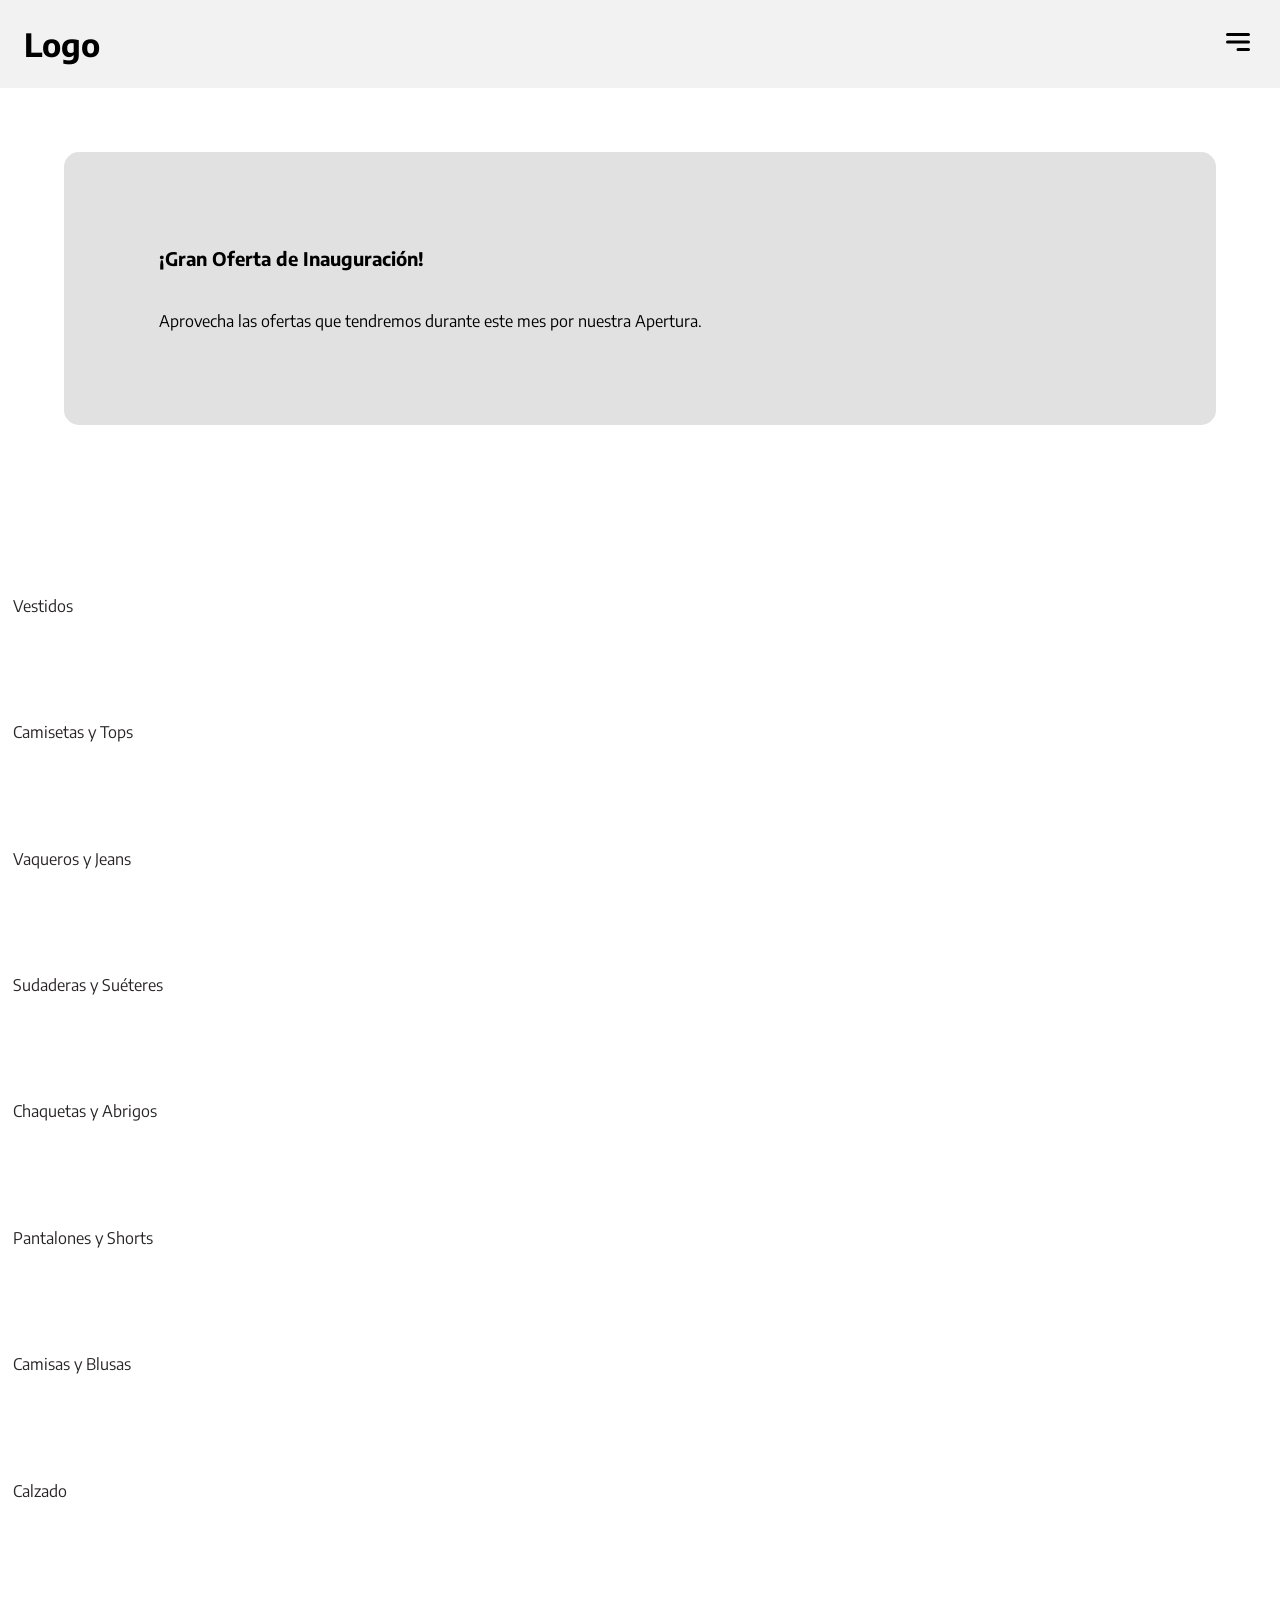
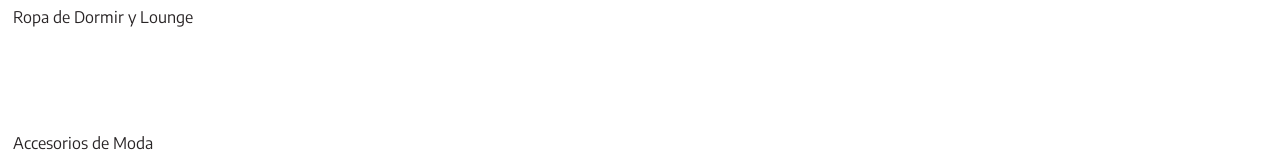
<file: Index.html>
<!DOCTYPE html>
<html lang="en">
<head>
    <meta charset="UTF-8">
    <meta name="viewport" content="width=device-width, initial-scale=1.0">
    <link rel="stylesheet" href="CSS/InteractiveGrid.css">
    <link rel="stylesheet" href="CSS/Variables.css">
    <title>Catálogo</title>
</head>
<body>
    <header class="Header-Top">
        <div class="Heather">
            <h1>Logo</h1>
            <img src="Storage/Img/AppIcon/menu.svg" alt="Menu" class="Menu">
        </div>
    </header>
    <main class="Main">
        <article class="Banner">
            <div><h3>¡Gran Oferta de Inauguración!</h3></div>
            <div>Aprovecha las ofertas que tendremos durante este mes por nuestra Apertura.</div>
        </article>
        <section class="Categories-Grid">
            <article class="Categorie-Card">
                <img src="Storage/Img/AppIcon/dress.svg" alt="Dress" class="Category">
                <div class="Prueba"><a href="Products.html#Dress">Vestidos</a></div>
            </article>
            <article class="Categorie-Card">
                <img src="Storage/Img/AppIcon/t-shirt.svg" alt="Top" class="Category">
                <div><a href="Products.html#TShirt">Camisetas y Tops</a></div>
            </article>
            <article class="Categorie-Card">
                <img src="Storage/Img/AppIcon/jeans.svg" alt="Jeans" class="Category">
                <div><a href="Products.html#Jeans">Vaqueros y Jeans</a></div>
            </article>
            <article class="Categorie-Card">
                <img src="Storage/Img/AppIcon/sweatshirt.svg" alt="Sweaters" class="Category">
                <div><a href="Products.html#Sweaters">Sudaderas y Suéteres</a></div>
            </article>
            <article class="Categorie-Card">
                <img src="Storage/Img/AppIcon/coats.svg" alt="Coats" class="Category">
                <div><a href="Products.html#Coats">Chaquetas y Abrigos</a></div>
            </article>
            <article class="Categorie-Card">
                <img src="Storage/Img/AppIcon/pants.svg" alt="Pants" class="Category">
                <div><a href="Products.html#Pants">Pantalones y Shorts</a></div>
            </article>
            <article class="Categorie-Card">
                <img src="Storage/Img/AppIcon/blouse.svg" alt="Blouses" class="Category">
                <div><a href="Products.html#Shirts">Camisas y Blusas</a></div>
            </article>
            <article class="Categorie-Card">
                <img src="Storage/Img/AppIcon/footwear.svg" alt="Footwear" class="Category">
                <div><a href="Products.html#Footwear">Calzado</a></div>
            </article>
            <article class="Categorie-Card">
                <img src="Storage/Img/AppIcon/pijama.svg" alt="Sleepwear" class="Category">
                <div><a href="Products.html#Sleepwear">Ropa de Dormir y Lounge</a></div>
            </article>
            <article class="Categorie-Card">
                <img src="Storage/Img/AppIcon/accessory.svg" alt="Accessories" class="Category">
                <div><a href="Products.html#Accessories">Accesorios de Moda</a></div>
            </article>
        </section>
    </main>
</body>
</html>
</file>
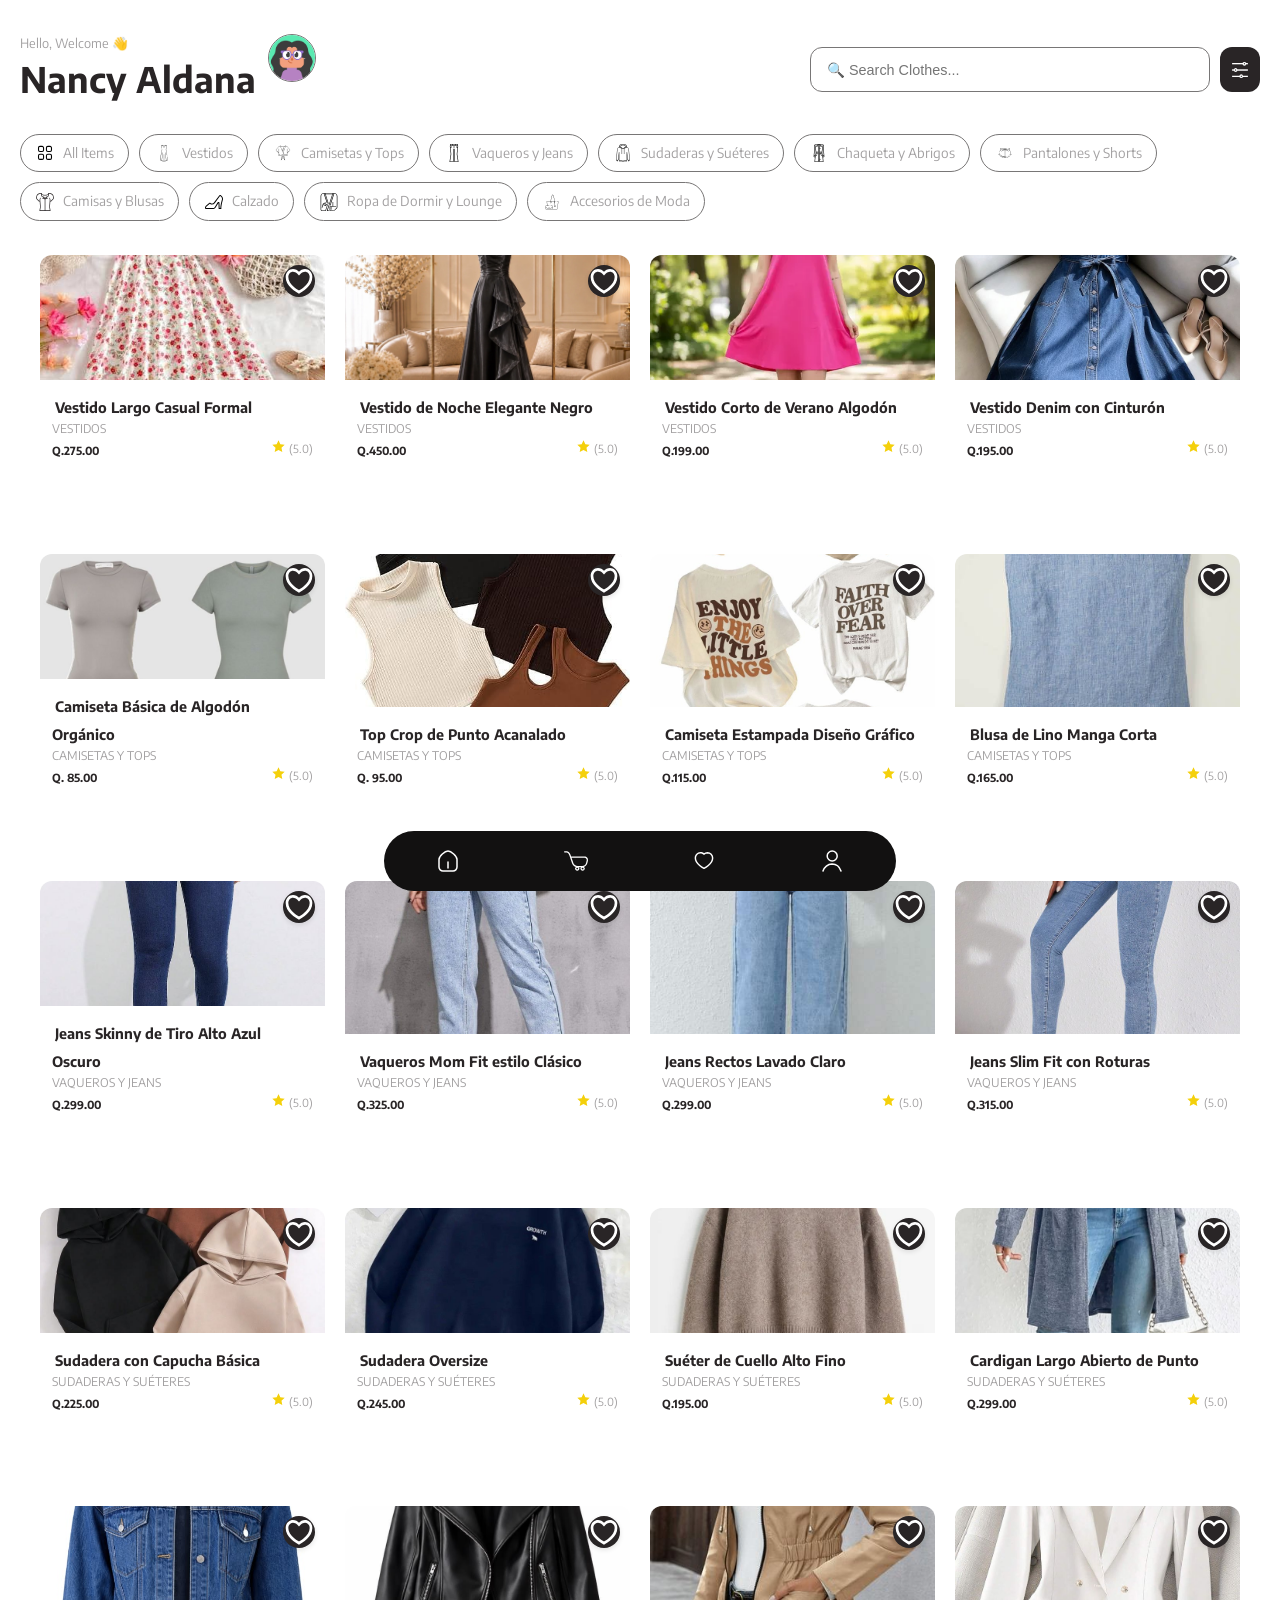
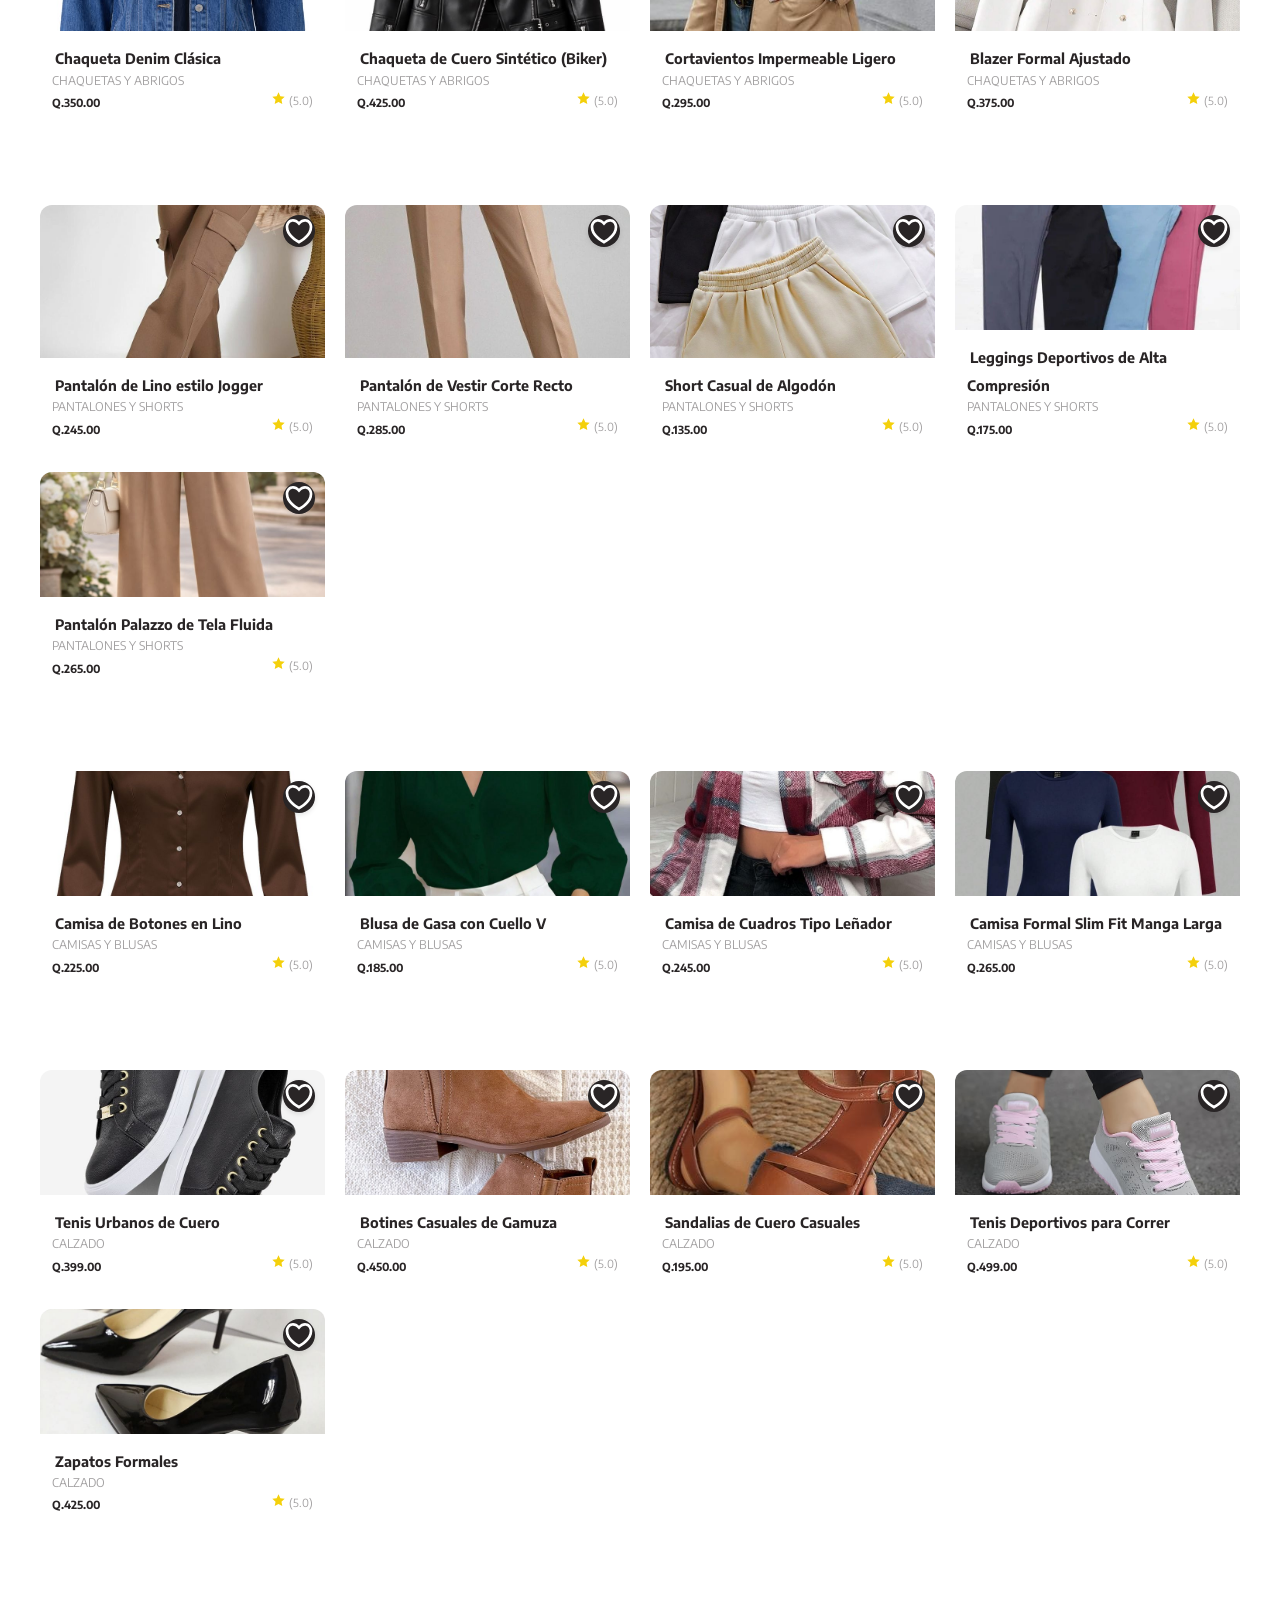
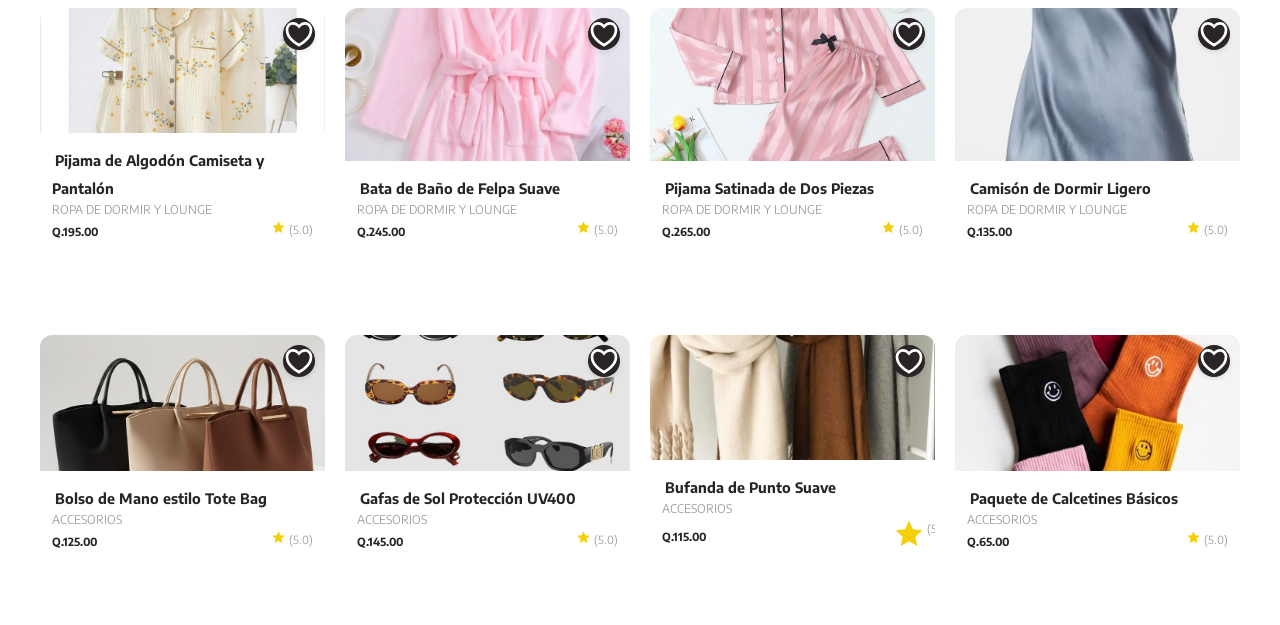
<file: Products.html>
<!DOCTYPE html>
<html lang="en">
<head>
    <meta charset="UTF-8">
    <meta name="viewport" content="width=device-width, initial-scale=1.0">
    <link rel="stylesheet" href="CSS/Styles.css">
    <link rel="stylesheet" href="CSS/Variables.css">
    <link rel="stylesheet" href="CSS/Details.css">
    <title>App e-Commerce Ropa</title>
</head>
<body>
    <header class="main-header">
        <div class="header-top">
            <div class="User-Profile">
                <div>
                    <div class="ProfileSaludo">Hello, Welcome 👋</div>
                    <div class="ProfileUser"><h1>Nancy Aldana</h1></div>
                </div>
                <img src="Storage/Img/Perfil.jpg" alt="Foto de perfil" class="profile-img">
            </div>
            <div class="Search-bar">
                <input type="text" placeholder="🔍 Search Clothes..." id="searchInput">
                <button type="button" class="BotonFiltro">
                    <img src="Storage/Img/AppIcon/IconoFiltro.png" alt="Filtro" width="20" height="20">
                </button>
            </div>
        </div>
        <nav class="nav-categories">
            <ul class="categories-list">
                <li><a href="#Todas" class="nav-menu"><img src="Storage/Img/AppIcon/items.svg" alt="All Items">All Items</a></li>
                <li><a href="#Dress" class="nav-menu"><img src="Storage/Img/AppIcon/dress.svg" alt="Dress">Vestidos</a></li>
                <li><a href="#TShirt" class="nav-menu"><img src="Storage/Img/AppIcon/t-shirt.svg" alt="Top">Camisetas y Tops</a></li>
                <li><a href="#Jeans" class="nav-menu"><img src="Storage/Img/AppIcon/jeans.svg" alt="Jeans">Vaqueros y Jeans</a></li>
                <li><a href="#Sweaters" class="nav-menu"><img src="Storage/Img/AppIcon/sweatshirt.svg" alt="Sweaters">Sudaderas y Suéteres</a></li>
                <li><a href="#Coats" class="nav-menu"><img src="Storage/Img/AppIcon/coats.svg" alt="Coats">Chaqueta y Abrigos</a></li>
                <li><a href="#Pants" class="nav-menu"><img src="Storage/Img/AppIcon/shorts.svg" alt="Pants">Pantalones y Shorts</a></li>
                <li><a href="#Shirts" class="nav-menu"><img src="Storage/Img/AppIcon/blouse.svg" alt="Blouses">Camisas y Blusas</a></li>
                <li><a href="#Footwear" class="nav-menu"><img src="Storage/Img/AppIcon/footwear.svg" alt="Footwear">Calzado</a></li>
                <li><a href="#Sleepwear" class="nav-menu"><img src="Storage/Img/AppIcon/pijama.svg" alt="Sleepwear">Ropa de Dormir y Lounge</a></li>
                <li><a href="#Accessories" class="nav-menu"><img src="Storage/Img/AppIcon/accessory.svg" alt="Accessories">Accesorios de Moda</a></li>
            </ul>
        </nav>
    </header>
    <main>
        <section id="Dress" class="Product-Categories-Section">
            <div class="Product-grid">
                <article class="Product-card">
                    <div class="Card-Image-Container">
                        <img src="Storage/Img/Products/Dresses/LCF.jpg" alt="Casual Floral" class="Product-Image">
                        <button class="bn-favorite" aria-label="Añadir a Favotiros"><img src="Storage/Img/AppIcon/fav.svg" alt="Favorite"></button>
                    </div>
                    <div class="card-info">
                        <h3><a href="Views/Detail.html#Vestido-Floral" class="Details">Vestido Largo Casual Formal</a></h3>
                        <span class="Product-Category-Tag">Vestidos</span>
                        <div class="card-footer">
                            <span class="Product-Price">Q.275.00</span>
                            <div class="Product-Rating">
                                <img src="Storage/Img/AppIcon/star.svg" alt="Rating" class="stars">
                                <span class="NoRating">(5.0)</span>
                            </div>
                        </div>
                    </div>
                </article>
                <article class="Product-card">
                    <div class="Card-Image-Container">
                        <img src="Storage/Img/Products/Dresses/NocheNegro.jpg" alt="Elegante Negro" class="Product-Image">
                        <button class="bn-favorite" aria-label="Añadir a Favotiros"><img src="Storage/Img/AppIcon/fav.svg" alt="Favorite"></button>
                    </div>
                    <div class="card-info">
                        <h3><a href="Views/Detail.html#Vestido-Floral" class="Details">Vestido de Noche Elegante Negro</a></h3>
                        <span class="Product-Category-Tag">Vestidos</span>
                        <div class="card-footer">
                            <span class="Product-Price">Q.450.00</span>
                            <div class="Product-Rating">
                                <img src="Storage/Img/AppIcon/star.svg" alt="Rating" class="stars">
                                <span class="NoRating">(5.0)</span>
                            </div>
                        </div>
                    </div>
                </article>
                <article class="Product-card">
                    <div class="Card-Image-Container">
                        <img src="Storage/Img/Products/Dresses/VeranoAlgodon.jpg" alt="Vestido de Verano de Algodón" class="Product-Image">
                        <button class="bn-favorite" aria-label="Añadir a Favotiros"><img src="Storage/Img/AppIcon/fav.svg" alt="Favorite"></button>
                    </div>
                    <div class="card-info">
                        <h3><a href="Views/Detail.html#Vestido-Floral" class="Details">Vestido Corto de Verano Algodón</a></h3>
                        <span class="Product-Category-Tag">Vestidos</span>
                        <div class="card-footer">
                            <span class="Product-Price">Q.199.00</span>
                            <div class="Product-Rating">
                                <img src="Storage/Img/AppIcon/star.svg" alt="Rating" class="stars">
                                <span class="NoRating">(5.0)</span>
                            </div>
                        </div>
                    </div>
                </article>
                <article class="Product-card">
                    <div class="Card-Image-Container">
                        <img src="Storage/Img/Products/Dresses/VestidoDenim.jpg" alt="Vestido de Denim" class="Product-Image">
                        <button class="bn-favorite" aria-label="Añadir a Favotiros"><img src="Storage/Img/AppIcon/fav.svg" alt="Favorite"></button>
                    </div>
                    <div class="card-info">
                        <h3><a href="Views/Detail.html#Vestido-Floral" class="Details">Vestido Denim con Cinturón</a></h3>
                        <span class="Product-Category-Tag">Vestidos</span>
                        <div class="card-footer">
                            <span class="Product-Price">Q.195.00</span>
                            <div class="Product-Rating">
                                <img src="Storage/Img/AppIcon/star.svg" alt="Rating" class="stars">
                                <span class="NoRating">(5.0)</span>
                            </div>
                        </div>
                    </div>
                </article>
            </div>
        </section>
        <section id="TShirt" class="Product-Categories-Section">
            <div class="Product-grid">
                <article class="Product-card">
                    <div class="Card-Image-Container">
                        <img src="Storage/Img/Products/Tops/Algodon.jpg" alt="Básica de Algodón" class="Product-Image">
                        <button class="bn-favorite" aria-label="Añadir a Favotiros"><img src="Storage/Img/AppIcon/fav.svg" alt="Favorite"></button>
                    </div>
                    <div class="card-info">
                        <h3><a href="Views/Detail.html#Vestido-Floral" class="Details">Camiseta Básica de Algodón Orgánico</a></h3>
                        <span class="Product-Category-Tag">Camisetas y Tops</span>
                        <div class="card-footer">
                            <span class="Product-Price">Q. 85.00</span>
                            <div class="Product-Rating">
                                <img src="Storage/Img/AppIcon/star.svg" alt="Rating" class="stars">
                                <span class="NoRating">(5.0)</span>
                            </div>
                        </div>
                    </div>
                </article>
                <article class="Product-card">
                    <div class="Card-Image-Container">
                        <img src="Storage/Img/Products/Tops/CropTop.jpg" alt="CropTop" class="Product-Image">
                        <button class="bn-favorite" aria-label="Añadir a Favotiros"><img src="Storage/Img/AppIcon/fav.svg" alt="Favorite"></button>
                    </div>
                    <div class="card-info">
                        <h3><a href="Views/Detail.html#Vestido-Floral" class="Details">Top Crop de Punto Acanalado</a></h3>
                        <span class="Product-Category-Tag">Camisetas y Tops</span>
                        <div class="card-footer">
                            <span class="Product-Price">Q. 95.00</span>
                            <div class="Product-Rating">
                                <img src="Storage/Img/AppIcon/star.svg" alt="Rating" class="stars">
                                <span class="NoRating">(5.0)</span>
                            </div>
                        </div>
                    </div>
                </article>
                <article class="Product-card">
                    <div class="Card-Image-Container">
                        <img src="Storage/Img/Products/Tops/Estampada.jpg" alt="Camiseta Estampada" class="Product-Image">
                        <button class="bn-favorite" aria-label="Añadir a Favotiros"><img src="Storage/Img/AppIcon/fav.svg" alt="Favorite"></button>
                    </div>
                    <div class="card-info">
                        <h3><a href="Views/Detail.html#Vestido-Floral" class="Details">Camiseta Estampada Diseño Gráfico</a></h3>
                        <span class="Product-Category-Tag">Camisetas y Tops</span>
                        <div class="card-footer">
                            <span class="Product-Price">Q.115.00</span>
                            <div class="Product-Rating">
                                <img src="Storage/Img/AppIcon/star.svg" alt="Rating" class="stars">
                                <span class="NoRating">(5.0)</span>
                            </div>
                        </div>
                    </div>
                </article>
                <article class="Product-card">
                    <div class="Card-Image-Container">
                        <img src="Storage/Img/Products/Tops/Lino.jpg" alt="Blusa de Lino" class="Product-Image">
                        <button class="bn-favorite" aria-label="Añadir a Favotiros"><img src="Storage/Img/AppIcon/fav.svg" alt="Favorite"></button>
                    </div>
                    <div class="card-info">
                        <h3><a href="Views/Detail.html#Vestido-Floral" class="Details">Blusa de Lino Manga Corta</a></h3>
                        <span class="Product-Category-Tag">Camisetas y Tops</span>
                        <div class="card-footer">
                            <span class="Product-Price">Q.165.00</span>
                            <div class="Product-Rating">
                                <img src="Storage/Img/AppIcon/star.svg" alt="Rating" class="stars">
                                <span class="NoRating">(5.0)</span>
                            </div>
                        </div>
                    </div>
                </article>
            </div>
        </section>
        <section id="Jeans" class="Product-Categories-Section">
            <div class="Product-grid">
                <article class="Product-card">
                    <div class="Card-Image-Container">
                        <img src="Storage/Img/Products/Jeans/Skinny.jpg" alt="Skinny" class="Product-Image">
                        <button class="bn-favorite" aria-label="Añadir a Favotiros"><img src="Storage/Img/AppIcon/fav.svg" alt="Favorite"></button>
                    </div>
                    <div class="card-info">
                        <h3><a href="Views/Detail.html#Vestido-Floral" class="Details">Jeans Skinny de Tiro Alto Azul Oscuro</a></h3>
                        <span class="Product-Category-Tag">Vaqueros y Jeans</span>
                        <div class="card-footer">
                            <span class="Product-Price">Q.299.00</span>
                            <div class="Product-Rating">
                                <img src="Storage/Img/AppIcon/star.svg" alt="Rating" class="stars">
                                <span class="NoRating">(5.0)</span>
                            </div>
                        </div>
                    </div>
                </article>
                <article class="Product-card">
                    <div class="Card-Image-Container">
                        <img src="Storage/Img/Products/Jeans/Fit.jpg" alt="Mom Fit" class="Product-Image">
                        <button class="bn-favorite" aria-label="Añadir a Favotiros"><img src="Storage/Img/AppIcon/fav.svg" alt="Favorite"></button>
                    </div>
                    <div class="card-info">
                        <h3><a href="Views/Detail.html#Vestido-Floral" class="Details">Vaqueros Mom Fit estilo Clásico</a></h3>
                        <span class="Product-Category-Tag">Vaqueros y Jeans</span>
                        <div class="card-footer">
                            <span class="Product-Price">Q.325.00</span>
                            <div class="Product-Rating">
                                <img src="Storage/Img/AppIcon/star.svg" alt="Rating" class="stars">
                                <span class="NoRating">(5.0)</span>
                            </div>
                        </div>
                    </div>
                </article>
                <article class="Product-card">
                    <div class="Card-Image-Container">
                        <img src="Storage/Img/Products/Jeans/Straight.jpg" alt="Jeans Rectos" class="Product-Image">
                        <button class="bn-favorite" aria-label="Añadir a Favotiros"><img src="Storage/Img/AppIcon/fav.svg" alt="Favorite"></button>
                    </div>
                    <div class="card-info">
                        <h3><a href="Views/Detail.html#Vestido-Floral" class="Details">Jeans Rectos Lavado Claro</a></h3>
                        <span class="Product-Category-Tag">Vaqueros y Jeans</span>
                        <div class="card-footer">
                            <span class="Product-Price">Q.299.00</span>
                            <div class="Product-Rating">
                                <img src="Storage/Img/AppIcon/star.svg" alt="Rating" class="stars">
                                <span class="NoRating">(5.0)</span>
                            </div>
                        </div>
                    </div>
                </article>
                <article class="Product-card">
                    <div class="Card-Image-Container">
                        <img src="Storage/Img/Products/Jeans/SlimFit.jpg" alt="Slim Fit" class="Product-Image">
                        <button class="bn-favorite" aria-label="Añadir a Favotiros"><img src="Storage/Img/AppIcon/fav.svg" alt="Favorite"></button>
                    </div>
                    <div class="card-info">
                        <h3><a href="Views/Detail.html#Vestido-Floral" class="Details">Jeans Slim Fit con Roturas</a></h3>
                        <span class="Product-Category-Tag">Vaqueros y Jeans</span>
                        <div class="card-footer">
                            <span class="Product-Price">Q.315.00</span>
                            <div class="Product-Rating">
                                <img src="Storage/Img/AppIcon/star.svg" alt="Rating" class="stars">
                                <span class="NoRating">(5.0)</span>
                            </div>
                        </div>
                    </div>
                </article>
            </div>
        </section>
        <section id="Sweaters" class="Product-Categories-Section">
            <div class="Product-grid">
                <article class="Product-card">
                    <div class="Card-Image-Container">
                        <img src="Storage/Img/Products/Sweater/Hoodie.jpg" alt="Hoddie" class="Product-Image">
                        <button class="bn-favorite" aria-label="Añadir a Favotiros"><img src="Storage/Img/AppIcon/fav.svg" alt="Favorite"></button>
                    </div>
                    <div class="card-info">
                        <h3><a href="Views/Detail.html#Vestido-Floral" class="Details">Sudadera con Capucha Básica</a></h3>
                        <span class="Product-Category-Tag">Sudaderas y Suéteres</span>
                        <div class="card-footer">
                            <span class="Product-Price">Q.225.00</span>
                            <div class="Product-Rating">
                                <img src="Storage/Img/AppIcon/star.svg" alt="Rating" class="stars">
                                <span class="NoRating">(5.0)</span>
                            </div>
                        </div>
                    </div>
                </article>
                <article class="Product-card">
                    <div class="Card-Image-Container">
                        <img src="Storage/Img/Products/Sweater/Oversize.jpg" alt="Oversize" class="Product-Image">
                        <button class="bn-favorite" aria-label="Añadir a Favotiros"><img src="Storage/Img/AppIcon/fav.svg" alt="Favorite"></button>
                    </div>
                    <div class="card-info">
                        <h3><a href="Views/Detail.html#Vestido-Floral" class="Details">Sudadera Oversize</a></h3>
                        <span class="Product-Category-Tag">Sudaderas y Suéteres</span>
                        <div class="card-footer">
                            <span class="Product-Price">Q.245.00</span>
                            <div class="Product-Rating">
                                <img src="Storage/Img/AppIcon/star.svg" alt="Rating" class="stars">
                                <span class="NoRating">(5.0)</span>
                            </div>
                        </div>
                    </div>
                </article>
                <article class="Product-card">
                    <div class="Card-Image-Container">
                        <img src="Storage/Img/Products/Sweater/CuelloAlto.jpg" alt="Cuello Alto" class="Product-Image">
                        <button class="bn-favorite" aria-label="Añadir a Favotiros"><img src="Storage/Img/AppIcon/fav.svg" alt="Favorite"></button>
                    </div>
                    <div class="card-info">
                        <h3><a href="Views/Detail.html#Vestido-Floral" class="Details">Suéter de Cuello Alto Fino</a></h3>
                        <span class="Product-Category-Tag">Sudaderas y Suéteres</span>
                        <div class="card-footer">
                            <span class="Product-Price">Q.195.00</span>
                            <div class="Product-Rating">
                                <img src="Storage/Img/AppIcon/star.svg" alt="Rating" class="stars">
                                <span class="NoRating">(5.0)</span>
                            </div>
                        </div>
                    </div>
                </article>
                <article class="Product-card">
                    <div class="Card-Image-Container">
                        <img src="Storage/Img/Products/Sweater/Cardigan.jpg" alt="Slim Fit" class="Product-Image">
                        <button class="bn-favorite" aria-label="Añadir a Favotiros"><img src="Storage/Img/AppIcon/fav.svg" alt="Favorite"></button>
                    </div>
                    <div class="card-info">
                        <h3><a href="Views/Detail.html#Vestido-Floral" class="Details">Cardigan Largo Abierto de Punto</a></h3>
                        <span class="Product-Category-Tag">Sudaderas y Suéteres</span>
                        <div class="card-footer">
                            <span class="Product-Price">Q.299.00</span>
                            <div class="Product-Rating">
                                <img src="Storage/Img/AppIcon/star.svg" alt="Rating" class="stars">
                                <span class="NoRating">(5.0)</span>
                            </div>
                        </div>
                    </div>
                </article>
            </div>
        </section>
        <section id="Coats" class="Product-Categories-Section">
            <div class="Product-grid">
                <article class="Product-card">
                    <div class="Card-Image-Container">
                        <img src="Storage/Img/Products/Coats/DenimClasica.jpg" alt="Denim Clásica" class="Product-Image">
                        <button class="bn-favorite" aria-label="Añadir a Favotiros"><img src="Storage/Img/AppIcon/fav.svg" alt="Favorite"></button>
                    </div>
                    <div class="card-info">
                        <h3><a href="Views/Detail.html#Vestido-Floral" class="Details">Chaqueta Denim Clásica</a></h3>
                        <span class="Product-Category-Tag">Chaquetas y Abrigos</span>
                        <div class="card-footer">
                            <span class="Product-Price">Q.350.00</span>
                            <div class="Product-Rating">
                                <img src="Storage/Img/AppIcon/star.svg" alt="Rating" class="stars">
                                <span class="NoRating">(5.0)</span>
                            </div>        
                        </div>
                    </div>
                </article>
                <article class="Product-card">
                    <div class="Card-Image-Container">
                        <img src="Storage/Img/Products/Coats/Biker.jpg" alt="Biker" class="Product-Image">
                        <button class="bn-favorite" aria-label="Añadir a Favotiros"><img src="Storage/Img/AppIcon/fav.svg" alt="Favorite"></button>
                    </div>
                    <div class="card-info">
                        <h3><a href="Views/Detail.html#Vestido-Floral" class="Details">Chaqueta de Cuero Sintético (Biker)</a></h3>
                        <span class="Product-Category-Tag">Chaquetas y Abrigos</span>
                        <div class="card-footer">
                            <span class="Product-Price">Q.425.00</span>
                            <div class="Product-Rating">
                                <img src="Storage/Img/AppIcon/star.svg" alt="Rating" class="stars">
                                <span class="NoRating">(5.0)</span>
                            </div>
                        </div>
                    </div>
                </article>
                <article class="Product-card">
                    <div class="Card-Image-Container">
                        <img src="Storage/Img/Products/Coats/CortaVientos.jpg" alt="Corta Vientos" class="Product-Image">
                        <button class="bn-favorite" aria-label="Añadir a Favotiros"><img src="Storage/Img/AppIcon/fav.svg" alt="Favorite"></button>
                    </div>
                    <div class="card-info">
                        <h3><a href="Views/Detail.html#Vestido-Floral" class="Details">Cortavientos Impermeable Ligero</a></h3>
                        <span class="Product-Category-Tag">Chaquetas y Abrigos</span>
                        <div class="card-footer">
                            <span class="Product-Price">Q.295.00</span>
                            <div class="Product-Rating">
                                <img src="Storage/Img/AppIcon/star.svg" alt="Rating" class="stars">
                                <span class="NoRating">(5.0)</span>
                            </div>
                        </div>
                    </div>
                </article>
                <article class="Product-card">
                    <div class="Card-Image-Container">
                        <img src="Storage/Img/Products/Coats/Blazer.jpg" alt="Blazer" class="Product-Image">
                        <button class="bn-favorite" aria-label="Añadir a Favotiros"><img src="Storage/Img/AppIcon/fav.svg" alt="Favorite"></button>
                    </div>
                    <div class="card-info">
                        <h3><a href="Views/Detail.html#Vestido-Floral" class="Details">Blazer Formal Ajustado</a></h3>
                        <span class="Product-Category-Tag">Chaquetas y Abrigos</span>
                        <div class="card-footer">
                            <span class="Product-Price">Q.375.00</span>
                            <div class="Product-Rating">
                                <img src="Storage/Img/AppIcon/star.svg" alt="Rating" class="stars">
                                <span class="NoRating">(5.0)</span>
                            </div>
                        </div>
                    </div>
                </article>
            </div>
        </section>
        <section id="Pants" class="Product-Categories-Section">
            <div class="Product-grid">
                <article class="Product-card">
                    <div class="Card-Image-Container">
                        <img src="Storage/Img/Products/Pants/Jogger.jpg" alt="Jogger" class="Product-Image">
                        <button class="bn-favorite" aria-label="Añadir a Favotiros"><img src="Storage/Img/AppIcon/fav.svg" alt="Favorite"></button>
                    </div>
                    <div class="card-info">
                        <h3><a href="Views/Detail.html#Vestido-Floral" class="Details">Pantalón de Lino estilo Jogger</a></h3>
                        <span class="Product-Category-Tag">Pantalones y Shorts</span>
                        <div class="card-footer">
                            <span class="Product-Price">Q.245.00</span>
                            <div class="Product-Rating">
                                <img src="Storage/Img/AppIcon/star.svg" alt="Rating" class="stars">
                                <span class="NoRating">(5.0)</span>
                            </div>
                        </div>
                    </div>
                </article>
                <article class="Product-card">
                    <div class="Card-Image-Container">
                        <img src="Storage/Img/Products/Pants/CorteRecto.jpg" alt="Corte Recto" class="Product-Image">
                        <button class="bn-favorite" aria-label="Añadir a Favotiros"><img src="Storage/Img/AppIcon/fav.svg" alt="Favorite"></button>
                    </div>
                    <div class="card-info">
                        <h3><a href="Views/Detail.html#Vestido-Floral" class="Details">Pantalón de Vestir Corte Recto</a></h3>
                        <span class="Product-Category-Tag">Pantalones y Shorts</span>
                        <div class="card-footer">
                            <span class="Product-Price">Q.285.00</span>
                            <div class="Product-Rating">
                                <img src="Storage/Img/AppIcon/star.svg" alt="Rating" class="stars">
                                <span class="NoRating">(5.0)</span>
                            </div>
                        </div>
                    </div>
                </article>
                <article class="Product-card">
                    <div class="Card-Image-Container">
                        <img src="Storage/Img/Products/Pants/ShortAlgodon.jpg" alt="Short Casual" class="Product-Image">
                        <button class="bn-favorite" aria-label="Añadir a Favotiros"><img src="Storage/Img/AppIcon/fav.svg" alt="Favorite"></button>
                    </div>
                    <div class="card-info">
                        <h3><a href="Views/Detail.html#Vestido-Floral" class="Details">Short Casual de Algodón</a></h3>
                        <span class="Product-Category-Tag">Pantalones y Shorts</span>
                        <div class="card-footer">
                            <span class="Product-Price">Q.135.00</span>
                            <div class="Product-Rating">
                                <img src="Storage/Img/AppIcon/star.svg" alt="Rating" class="stars">
                                <span class="NoRating">(5.0)</span>
                            </div>
                        </div>
                    </div>
                </article>
                <article class="Product-card">
                    <div class="Card-Image-Container">
                        <img src="Storage/Img/Products/Pants/LegginDeportivo.jpg" alt="Leggin Deportivo" class="Product-Image">
                        <button class="bn-favorite" aria-label="Añadir a Favotiros"><img src="Storage/Img/AppIcon/fav.svg" alt="Favorite"></button>
                    </div>
                    <div class="card-info">
                        <h3><a href="Views/Detail.html#Vestido-Floral" class="Details">Leggings Deportivos de Alta Compresión</a></h3>
                        <span class="Product-Category-Tag">Pantalones y Shorts</span>
                        <div class="card-footer">
                            <span class="Product-Price">Q.175.00</span>
                            <div class="Product-Rating">
                                <img src="Storage/Img/AppIcon/star.svg" alt="Rating" class="stars">
                                <span class="NoRating">(5.0)</span>
                            </div>
                        </div>
                    </div>
                </article>
                <article class="Product-card">
                    <div class="Card-Image-Container">
                        <img src="Storage/Img/Products/Pants/Palazzo.jpg" alt="Palazzo" class="Product-Image">
                        <button class="bn-favorite" aria-label="Añadir a Favotiros"><img src="Storage/Img/AppIcon/fav.svg" alt="Favorite"></button>
                    </div>
                    <div class="card-info">
                        <h3><a href="Views/Detail.html#Vestido-Floral" class="Details">Pantalón Palazzo de Tela Fluida</a></h3>
                        <span class="Product-Category-Tag">Pantalones y Shorts</span>
                        <div class="card-footer">
                            <span class="Product-Price">Q.265.00</span>
                            <div class="Product-Rating">
                                <img src="Storage/Img/AppIcon/star.svg" alt="Rating" class="stars">
                                <span class="NoRating">(5.0)</span>
                            </div>
                        </div>
                    </div>
                </article>
            </div>
        </section>
        <section id="Shirts" class="Product-Categories-Section">
            <div class="Product-grid">
                <article class="Product-card">
                    <div class="Card-Image-Container">
                        <img src="Storage/Img/Products/Blusa/FormalBotones.jpg" alt="Formal Botones" class="Product-Image">
                        <button class="bn-favorite" aria-label="Añadir a Favotiros"><img src="Storage/Img/AppIcon/fav.svg" alt="Favorite"></button>
                    </div>
                    <div class="card-info">
                        <h3><a href="Views/Detail.html#Vestido-Floral" class="Details">Camisa de Botones en Lino</a></h3>
                        <span class="Product-Category-Tag">Camisas y Blusas</span>
                        <div class="card-footer">
                            <span class="Product-Price">Q.225.00</span>
                            <div class="Product-Rating">
                                <img src="Storage/Img/AppIcon/star.svg" alt="Rating" class="stars">
                                <span class="NoRating">(5.0)</span>
                            </div>
                        </div>
                    </div>
                </article>
                <article class="Product-card">
                    <div class="Card-Image-Container">
                        <img src="Storage/Img/Products/Blusa/CuelloV.jpg" alt="Cuello V" class="Product-Image">
                        <button class="bn-favorite" aria-label="Añadir a Favotiros"><img src="Storage/Img/AppIcon/fav.svg" alt="Favorite"></button>
                    </div>
                    <div class="card-info">
                        <h3><a href="Views/Detail.html#Vestido-Floral" class="Details">Blusa de Gasa con Cuello V</a></h3>
                        <span class="Product-Category-Tag">Camisas y Blusas</span>
                        <div class="card-footer">
                            <span class="Product-Price">Q.185.00</span>
                            <div class="Product-Rating">
                                <img src="Storage/Img/AppIcon/star.svg" alt="Rating" class="stars">
                                <span class="NoRating">(5.0)</span>
                            </div>
                        </div>
                    </div>
                </article>
                <article class="Product-card">
                    <div class="Card-Image-Container">
                        <img src="Storage/Img/Products/Blusa/Leñador.jpg" alt="Tipo Leñador" class="Product-Image">
                        <button class="bn-favorite" aria-label="Añadir a Favotiros"><img src="Storage/Img/AppIcon/fav.svg" alt="Favorite"></button>
                    </div>
                    <div class="card-info">
                        <h3><a href="Views/Detail.html#Vestido-Floral" class="Details">Camisa de Cuadros Tipo Leñador</a></h3>
                        <span class="Product-Category-Tag">Camisas y Blusas</span>
                        <div class="card-footer">
                            <span class="Product-Price">Q.245.00</span>
                            <div class="Product-Rating">
                                <img src="Storage/Img/AppIcon/star.svg" alt="Rating" class="stars">
                                <span class="NoRating">(5.0)</span>
                            </div>
                        </div>
                    </div>
                </article>
                <article class="Product-card">
                    <div class="Card-Image-Container">
                        <img src="Storage/Img/Products/Blusa/BlusaSlim.jpg" alt="Blusa Slim" class="Product-Image">
                        <button class="bn-favorite" aria-label="Añadir a Favotiros"><img src="Storage/Img/AppIcon/fav.svg" alt="Favorite"></button>
                    </div>
                    <div class="card-info">
                        <h3><a href="Views/Detail.html#Vestido-Floral" class="Details">Camisa Formal Slim Fit Manga Larga</a></h3>
                        <span class="Product-Category-Tag">Camisas y Blusas</span>
                        <div class="card-footer">
                            <span class="Product-Price">Q.265.00</span>
                            <div class="Product-Rating">
                                <img src="Storage/Img/AppIcon/star.svg" alt="Rating" class="stars">
                                <span class="NoRating">(5.0)</span>
                            </div>
                        </div>
                    </div>
                </article>
            </div>
        </section>
        <section id="Footwear" class="Product-Categories-Section">
            <div class="Product-grid">
                <article class="Product-card">
                    <div class="Card-Image-Container">
                        <img src="Storage/Img/Products/Shoes/Urbanos.jpg" alt="Tennis Urbanos" class="Product-Image">
                        <button class="bn-favorite" aria-label="Añadir a Favotiros"><img src="Storage/Img/AppIcon/fav.svg" alt="Favorite"></button>
                    </div>
                    <div class="card-info">
                        <h3><a href="Views/Detail.html#Vestido-Floral" class="Details">Tenis Urbanos de Cuero</a></h3>
                        <span class="Product-Category-Tag">Calzado</span>
                        <div class="card-footer">
                            <span class="Product-Price">Q.399.00</span>
                            <div class="Product-Rating">
                                <img src="Storage/Img/AppIcon/star.svg" alt="Rating" class="stars">
                                <span class="NoRating">(5.0)</span>
                            </div>
                        </div>
                    </div>
                </article>
                <article class="Product-card">
                    <div class="Card-Image-Container">
                        <img src="Storage/Img/Products/Shoes/Botines.jpg" alt="Botines" class="Product-Image">
                        <button class="bn-favorite" aria-label="Añadir a Favotiros"><img src="Storage/Img/AppIcon/fav.svg" alt="Favorite"></button>
                    </div>
                    <div class="card-info">
                        <h3><a href="Views/Detail.html#Vestido-Floral" class="Details">Botines Casuales de Gamuza</a></h3>
                        <span class="Product-Category-Tag">Calzado</span>
                        <div class="card-footer">
                            <span class="Product-Price">Q.450.00</span>
                            <div class="Product-Rating">
                                <img src="Storage/Img/AppIcon/star.svg" alt="Rating" class="stars">
                                <span class="NoRating">(5.0)</span>
                            </div>
                        </div>
                    </div>
                </article>
                <article class="Product-card">
                    <div class="Card-Image-Container">
                        <img src="Storage/Img/Products/Shoes/Sandalias.jpg" alt="Sandalias" class="Product-Image">
                        <button class="bn-favorite" aria-label="Añadir a Favotiros"><img src="Storage/Img/AppIcon/fav.svg" alt="Favorite"></button>
                    </div>
                    <div class="card-info">
                        <h3><a href="Views/Detail.html#Vestido-Floral" class="Details">Sandalias de Cuero Casuales</a></h3>
                        <span class="Product-Category-Tag">Calzado</span>
                        <div class="card-footer">
                            <span class="Product-Price">Q.195.00</span>
                            <div class="Product-Rating">
                                <img src="Storage/Img/AppIcon/star.svg" alt="Rating" class="stars">
                                <span class="NoRating">(5.0)</span>
                            </div>
                        </div>
                    </div>
                </article>
                <article class="Product-card">
                    <div class="Card-Image-Container">
                        <img src="Storage/Img/Products/Shoes/Tennis.jpg" alt="Tennis" class="Product-Image">
                        <button class="bn-favorite" aria-label="Añadir a Favotiros"><img src="Storage/Img/AppIcon/fav.svg" alt="Favorite"></button>
                    </div>
                    <div class="card-info">
                        <h3><a href="Views/Detail.html#Vestido-Floral" class="Details">Tenis Deportivos para Correr</a></h3>
                        <span class="Product-Category-Tag">Calzado</span>
                        <div class="card-footer">
                            <span class="Product-Price">Q.499.00</span>
                            <div class="Product-Rating">
                                <img src="Storage/Img/AppIcon/star.svg" alt="Rating" class="stars">
                                <span class="NoRating">(5.0)</span>
                            </div>
                        </div>
                    </div>
                </article>
                <article class="Product-card">
                    <div class="Card-Image-Container">
                        <img src="Storage/Img/Products/Shoes/Stilettos.jpg" alt="Stilettos" class="Product-Image">
                        <button class="bn-favorite" aria-label="Añadir a Favotiros"><img src="Storage/Img/AppIcon/fav.svg" alt="Favorite"></button>
                    </div>
                    <div class="card-info">
                        <h3><a href="Views/Detail.html#Vestido-Floral" class="Details">Zapatos Formales</a></h3>
                        <span class="Product-Category-Tag">Calzado</span>
                        <div class="card-footer">
                            <span class="Product-Price">Q.425.00</span>
                            <div class="Product-Rating">
                                <img src="Storage/Img/AppIcon/star.svg" alt="Rating" class="stars">
                                <span class="NoRating">(5.0)</span>
                            </div>
                        </div>
                    </div>
                </article>
            </div>
        </section>
        <section id="Sleepwear" class="Product-Categories-Section">
            <div class="Product-grid">
                <article class="Product-card">
                    <div class="Card-Image-Container">
                        <img src="Storage/Img/Products/Pijama/PijamaAlgodon.jpg" alt="Pijama de Algodón" class="Product-Image">
                        <button class="bn-favorite" aria-label="Añadir a Favotiros"><img src="Storage/Img/AppIcon/fav.svg" alt="Favorite"></button>
                    </div>
                    <div class="card-info">
                        <h3><a href="Views/Detail.html#Vestido-Floral" class="Details">Pijama de Algodón Camiseta y Pantalón</a></h3>
                        <span class="Product-Category-Tag">Ropa de Dormir y Lounge</span>
                        <div class="card-footer">
                            <span class="Product-Price">Q.195.00</span>
                            <div class="Product-Rating">
                                <img src="Storage/Img/AppIcon/star.svg" alt="Rating" class="stars">
                                <span class="NoRating">(5.0)</span>
                            </div>
                        </div>
                    </div>
                </article>
                <article class="Product-card">
                    <div class="Card-Image-Container">
                        <img src="Storage/Img/Products/Pijama/BataFelpa.jpg" alt="Bata de Felpa" class="Product-Image">
                        <button class="bn-favorite" aria-label="Añadir a Favotiros"><img src="Storage/Img/AppIcon/fav.svg" alt="Favorite"></button>
                    </div>
                    <div class="card-info">
                        <h3><a href="Views/Detail.html#Vestido-Floral" class="Details">Bata de Baño de Felpa Suave</a></h3>
                        <span class="Product-Category-Tag">Ropa de Dormir y Lounge</span>
                        <div class="card-footer">
                            <span class="Product-Price">Q.245.00</span>
                            <div class="Product-Rating">
                                <img src="Storage/Img/AppIcon/star.svg" alt="Rating" class="stars">
                                <span class="NoRating">(5.0)</span>
                            </div>
                        </div>
                    </div>
                </article>
                <article class="Product-card">
                    <div class="Card-Image-Container">
                        <img src="Storage/Img/Products/Pijama/PijamaSatin.jpg" alt="Pijama de Satin" class="Product-Image">
                        <button class="bn-favorite" aria-label="Añadir a Favotiros"><img src="Storage/Img/AppIcon/fav.svg" alt="Favorite"></button>
                    </div>
                    <div class="card-info">
                        <h3><a href="Views/Detail.html#Vestido-Floral" class="Details">Pijama Satinada de Dos Piezas</a></h3>
                        <span class="Product-Category-Tag">Ropa de Dormir y Lounge</span>
                        <div class="card-footer">
                            <span class="Product-Price">Q.265.00</span>
                            <div class="Product-Rating">
                                <img src="Storage/Img/AppIcon/star.svg" alt="Rating" class="stars">
                                <span class="NoRating">(5.0)</span>
                            </div>
                        </div>
                    </div>
                </article>
                <article class="Product-card">
                    <div class="Card-Image-Container">
                        <img src="Storage/Img/Products/Pijama/Camison.jpg" alt="Camisón" class="Product-Image">
                        <button class="bn-favorite" aria-label="Añadir a Favotiros"><img src="Storage/Img/AppIcon/fav.svg" alt="Favorite"></button>
                    </div>
                    <div class="card-info">
                        <h3><a href="Views/Detail.html#Vestido-Floral" class="Details">Camisón de Dormir Ligero</a></h3>
                        <span class="Product-Category-Tag">Ropa de Dormir y Lounge</span>
                        <div class="card-footer">
                            <span class="Product-Price">Q.135.00</span>
                            <div class="Product-Rating">
                                <img src="Storage/Img/AppIcon/star.svg" alt="Rating" class="stars">
                                <span class="NoRating">(5.0)</span>
                            </div>
                        </div>
                    </div>
                </article>
            </div>
        </section>
        <section id="Accessories" class="Product-Categories-Section">
            <div class="Product-grid">
                <article class="Product-card">
                    <div class="Card-Image-Container">
                        <img src="Storage/Img/Products/Accessories/BolsoMano.jpg" alt="Bolso de Mano" class="Product-Image">
                        <button class="bn-favorite" aria-label="Añadir a Favotiros"><img src="Storage/Img/AppIcon/fav.svg" alt="Favorite"></button>
                    </div>
                    <div class="card-info">
                        <h3><a href="Views/Detail.html#Vestido-Floral" class="Details">Bolso de Mano estilo Tote Bag</a></h3>
                        <span class="Product-Category-Tag">Accesorios</span>
                        <div class="card-footer">
                            <span class="Product-Price">Q.125.00</span>
                            <div class="Product-Rating">
                                <img src="Storage/Img/AppIcon/star.svg" alt="Rating" class="stars">
                                <span class="NoRating">(5.0)</span>
                            </div>
                        </div>
                    </div>
                </article>
                <article class="Product-card">
                    <div class="Card-Image-Container">
                        <img src="Storage/Img/Products/Accessories/Lentes.jpg" alt="Lentes de Sol" class="Product-Image">
                        <button class="bn-favorite" aria-label="Añadir a Favotiros"><img src="Storage/Img/AppIcon/fav.svg" alt="Favorite"></button>
                    </div>
                    <div class="card-info">
                        <h3><a href="Views/Detail.html#Vestido-Floral" class="Details">Gafas de Sol Protección UV400</a></h3>
                        <span class="Product-Category-Tag">Accesorios</span>
                        <div class="card-footer">
                            <span class="Product-Price">Q.145.00</span>
                            <div class="Product-Rating">
                                <img src="Storage/Img/AppIcon/star.svg" alt="Rating" class="stars">
                                <span class="NoRating">(5.0)</span>
                            </div>
                        </div>
                    </div>
                </article>
                <article class="Product-card">
                    <div class="Card-Image-Container">
                        <img src="Storage/Img/Products/Accessories/Bufandas.jpg" alt="Bufanda" class="Product-Image">
                        <button class="bn-favorite" aria-label="Añadir a Favotiros"><img src="Storage/Img/AppIcon/fav.svg" alt="Favorite"></button>
                    </div>
                    <div class="card-info">
                        <h3><a href="Views/Detail.html#Vestido-Floral" class="Details">Bufanda de Punto Suave</a></h3>
                        <span class="Product-Category-Tag">Accesorios</span>
                        <div class="card-footer">
                            <span class="Product-Price">Q.115.00</span>
                            <div class="Product-Rating">
                                <img src="Storage/Img/AppIcon/star.svg" alt="Rating">
                                <span class="NoRating">(5.0)</span>
                            </div>
                        </div>
                    </div>
                </article>
                <article class="Product-card">
                    <div class="Card-Image-Container">
                        <img src="Storage/Img/Products/Accessories/Calcetas.jpg" alt="Calcetas" class="Product-Image">
                        <button class="bn-favorite" aria-label="Añadir a Favotiros"><img src="Storage/Img/AppIcon/fav.svg" alt="Favorite"></button>
                    </div>
                    <div class="card-info">
                        <h3><a href="Views/Detail.html#Vestido-Floral" class="Details">Paquete de Calcetines Básicos</a></h3>
                        <span class="Product-Category-Tag">Accesorios</span>
                        <div class="card-footer">
                            <span class="Product-Price">Q.65.00</span>
                            <div class="Product-Rating">
                                <img src="Storage/Img/AppIcon/star.svg" alt="Rating" class="stars">
                                <span class="NoRating">(5.0)</span>
                            </div>
                        </div>
                    </div>
                </article>
            </div>
        </section>
    </main>
    <div class="checkout-actions">
        <nav class="mobile-nav">
            <a href="#inicio" class="nav-item">
                <span><img src="Storage/Img/AppIcon/home.svg" alt="Home"></span>
            </a>
            <a href="Views/Checkout.html" class="nav-item">
            <span><img src="Storage/Img/AppIcon/ShopCart.svg" alt="Carrito"></span>
            </a>
            <a href="#favoritos" class="nav-item">
                <span><img src="Storage/Img/AppIcon/heart.svg" alt="Favoritos"></span>
            </a>
            <a href="#perfil" class="nav-item">
                <span><img src="Storage/Img/AppIcon/user.svg" alt="Perfil"></span>
            </a>
        </nav>
    </div>
</body>
</html>
</file>
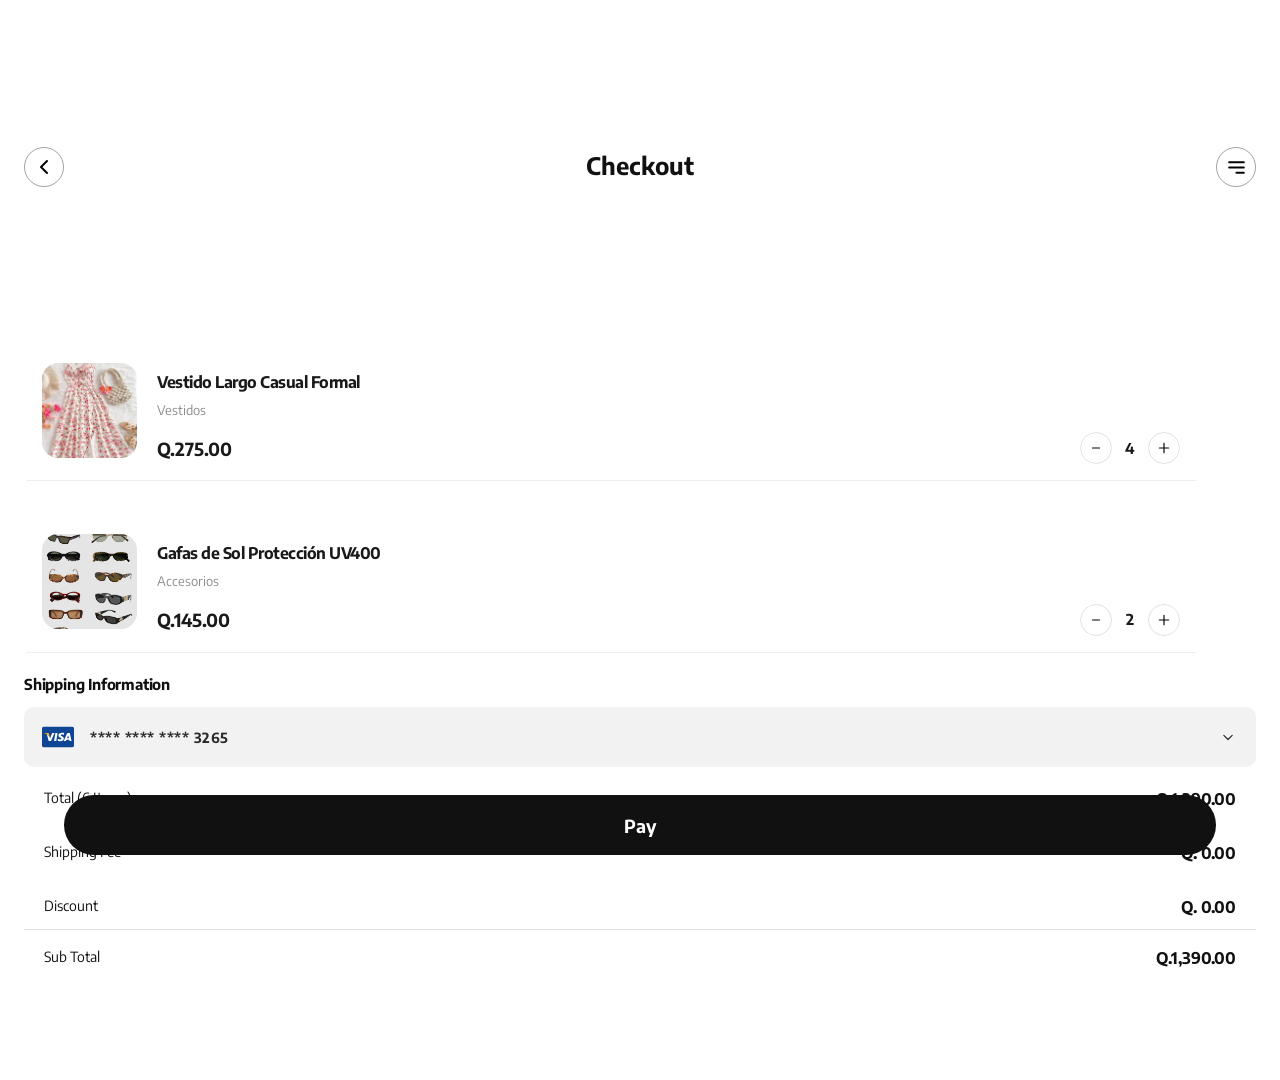
<file: Views/Checkout.html>
<!DOCTYPE html>
<html lang="en">
<head>
    <meta charset="UTF-8">
    <meta name="viewport" content="width=device-width, initial-scale=1.0">
    <link rel="stylesheet" href="../CSS/Variables.css">
    <link rel="stylesheet" href="../CSS/Styles.css">
    <link rel="stylesheet" href="../CSS/Details.css">
    <link rel="stylesheet" href="../CSS/Checkout.css">
    <title>Checkout</title>
</head>
<body>
    <header class="main-check">
        <div><a href="../Index.html" class="bn-back" aria-label="Go back"><img src="../Storage/Img/AppIcon/previous.svg" alt="Back"></a></div>
        <div><h2>Checkout</h2></div>
        <div><button class="bn-menu"><img src="../Storage/Img/AppIcon/menu.svg" alt="Burger Menu"></button></div>
    </header>
    <main class="check-view">
        <div class="check-grid">
            <article class="product-card-check">
                <div class="check-image-container">
                   <img src="../Storage/Img/Products/Dresses/LCF.jpg" alt="Casual Floral" class="product-image">
                </div>
                <div class="card-check-content">
                    <div class="card-header-info">
                        <h3 class="product-title">
                            <a href="../Views/Detail.html" class="details">Vestido Largo Casual Formal</a>
                        </h3>
                        <span class="product-category-tag">Vestidos</span>
                    </div>
                    <div class="card-footer-info">
                        <span class="product-price">Q.275.00</span>
                    
                        <div class="quantity-selector">
                            <button type="button" class="btn-qty btn-minus">
                                <img src="../Storage/Img/AppIcon/minus.svg" alt="Menos">
                            </button>
                            <span class="qty-number">4</span>
                            <button type="button" class="btn-qty btn-plus">
                                <img src="../Storage/Img/AppIcon/plus.svg" alt="Más">
                            </button>
                        </div>
                    </div>
                </div>
            </article>
            <article class="product-card-check">
                <div class="check-image-container">
                   <img src="../Storage/Img/Products/Accessories/Lentes.jpg" alt="Lentes de Sol" class="product-image">
                </div>
                <div class="card-check-content">
                    <div class="card-header-info">
                        <h3 class="product-title">
                            <a href="../Views/Detail.html" class="details">Gafas de Sol Protección UV400</a>
                        </h3>
                        <span class="product-category-tag">Accesorios</span>
                    </div>
                    <div class="card-footer-info">
                        <span class="product-price">Q.145.00</span>
                    
                        <div class="quantity-selector">
                            <button type="button" class="btn-qty btn-minus">
                                <img src="../Storage/Img/AppIcon/minus.svg" alt="Menos">
                            </button>
                            <span class="qty-number">2</span>
                            <button type="button" class="btn-qty btn-plus">
                                <img src="../Storage/Img/AppIcon/plus.svg" alt="Más">
                            </button>
                        </div>
                    </div>
                </div>
            </article>
        </div>
        <div class="Pay-method">
            <h4>Shipping Information</h4>
            <div class="credit-card">
                <img src="../Storage/Img/AppIcon/visa.svg" alt="Visa Card" class="Card-type">
                <span>**** **** **** 3265</span>
                <img src="../Storage/Img/AppIcon/down-arrow.svg" alt="More" class="Down">
            </div>
            <div>
                <div class="Pay-Information">
                    <span class="Information">Total (6 Items)</span>
                    <span class="Total">Q.1,390.00</span>
                </div>
                <div class="Pay-Information">
                    <span class="Information">Shipping Fee</span>
                    <span class="Total">Q.  0.00</span>
                </div>
                <div class="Pay-Information">
                    <span class="Information">Discount</span>
                    <span class="Total">Q.  0.00</span>
                </div>
                <div class="Pay-Information SubTotal">
                    <span class="Information">Sub Total</span>
                    <span class="Total">Q.1,390.00</span>
                </div>
            </div>
        </div>
        <div class="checkout-actions">
            <div class="Pay">Pay</div>
        </div>
    </main>
</body>
</html>
</file>
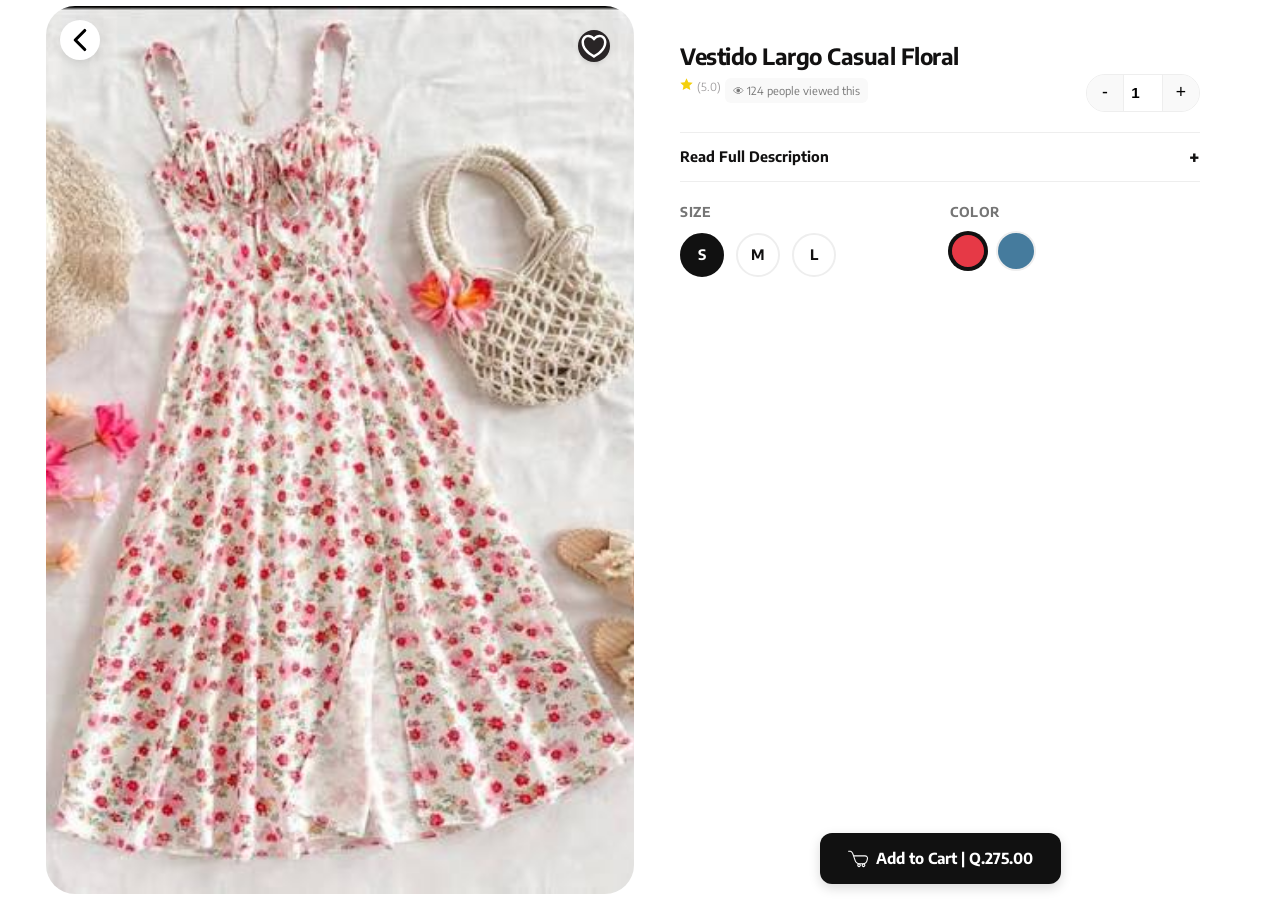
<file: Views/Detail.html>
<!DOCTYPE html>
<html lang="en">
<head>
    <meta charset="UTF-8">
    <meta name="viewport" content="width=device-width, initial-scale=1.0">
    <title>Product Detail - E-Commerce</title>
    <link rel="stylesheet" href="../CSS/Styles.css">
    <link rel="stylesheet" href="../CSS/Variables.css">
    <link rel="stylesheet" href="../CSS/Details.css">
</head>
<body>
    <main id="Vestido-Floral" class="detail-product-view">
        <section class="product-gallery">
            <div class="gallery-actions">
                <a href="../Index.html" class="btn-back" aria-label="Go back"><img src="../Storage/Img/AppIcon/previous.svg" alt="Back"></a>
                <button class="bn-favorite" aria-label="Añadir a Favoritos"><img src="../Storage/Img/AppIcon/fav.svg" alt="Favorite"></button>
            </div>
            <img src="../Storage/Img/Products/Dresses/LCF.jpg" alt="Vestido Largo Casual Floral" class="main-product-image">
        </section>

        <section class="product-info">
            <div class="info-header">
                <h1 class="product-title">Vestido Largo Casual Floral</h1>
                
                <div class="product-meta">
                    <div class="Product-Rating">
                        <img src="../Storage/Img/AppIcon/star.svg" alt="Rating" class="stars">
                        <span class="NoRating">(5.0)</span>
                        <span class="views-counter">👁 124 people viewed this</span>
                    </div>
                    <div class="custom-group quantity-section">
                        <div class="quantity-selector">
                            <button type="button" class="qty-btn">-</button>
                            <input type="number" value="1" min="1">
                            <button type="button" class="qty-btn">+</button>
                        </div>
                    </div>
                </div>
            </div>

            <div class="product-description-block">
                <details class="accordion-description">
                    <summary class="btn-see-more">Read Full Description</summary>
                    <div class="full-description-content">
                        <p>Diseñado con un tejido fluido y un patrón botánico ideal para salidas por la tarde o eventos semi-formales al aire libre.</p>
                    </div>
                </details>
            </div>

            <form class="product-customization">
                <div class="customization-row">
                    <div class="custom-group">
                        <span class="group-label">Size</span>
                        <div class="options-container">
                            <input type="radio" name="size-floral" id="size-s-floral" value="s" checked>
                            <label for="size-s-floral">S</label>

                            <input type="radio" name="size-floral" id="size-m-floral" value="m">
                            <label for="size-m-floral">M</label>

                            <input type="radio" name="size-floral" id="size-l-floral" value="l">
                            <label for="size-l-floral">L</label>
                        </div>
                    </div>

                    <div class="custom-group">
                        <span class="group-label">Color</span>
                        <div class="options-container colors">
                            <input type="radio" name="color-floral" id="color-red-floral" value="red" checked>
                            <label for="color-red-floral" style="background-color: #e63946;" title="Floral Red"></label>

                            <input type="radio" name="color-floral" id="color-blue-floral" value="blue">
                            <label for="color-blue-floral" style="background-color: #457b9d;" title="Floral Blue"></label>
                        </div>
                    </div>
                </div>
            </form>
            <div class="checkout-actions">
                <div class="price-container">
                    <a href="../Views/Checkout.html" class="btn-buy-now"><img src="../Storage/Img/AppIcon/ShopCart.svg" alt="Cart">Add to Cart | Q.275.00</a>
                </div>
            </div>
        </section>
    </main>
</body>
</html>
</file>
<file: CSS/InteractiveGrid.css>
* {
    margin: 0;
    padding: 0;
    box-sizing: border-box;
    font-family: var(--font-main);
}

.Heather-Top {
    position: sticky;
    top: 0%;
    font-family: var(--font-main);
}

.Heather {
    display: flex;
    flex-direction: row;
    justify-content: space-between;
    background-color: #f2f2f2;
    padding: 24px;
}

.Menu {
    width: 36px;
    height: 36px;
    border: none;
}

.Banner {
    background-color: #E1E1E1;
    margin: 5%;
    padding: 5%;
    border-radius: 15px;
    align-items: center;
}

.Banner div {
    margin: 2%;
    padding: 1%;
}

.Categorie-Grid {
    display: grid;
    grid-template-columns: repeat(3, 1fr);
    gap: 16px;
    margin: 5%;
    padding: 3%;
}

.Categories-Card {
    position: relative;
    margin: 2%;
    padding: 3%;
    border-radius: 15px;
    border: 1px solid #f2f2f2;
    display: flex;
    flex-direction: row;
    flex-grow: 2;
    gap: 10px;
    align-items: center;
}

a {
    padding: 1%;
    color: var(--primary-color);
    text-decoration: none;
    text-align: center;
    justify-content: center;
    flex-wrap: wrap;
}

.Category {
    border: none;
    margin: 2%;
    padding: 2%;
    width: 50px;
    height: 50px;
    align-self: center;
    justify-content: center;
}

/* ==========================================================================
   RESPONSIVE
   ========================================================================== */

@media (min-width: 768px) {
    .Categories-Grid {
        grid-template-columns: repeat(5, 1fr);
        gap: 20px;
    }

    .Banner div {
        margin: 1%;
        padding: 1%;
    }

    .Categories-Card:hover {
        background-color: #E1E1E1;
    }
}

@media (min-width: 1024px) {
    .Categories-Card {
        grid-template-columns: repeat(6, 1fr);
        max-width: 1200px;
        margin: 0 auto;
    }

    .Banner div {
        margin: 2%;
        padding: 1%;
    }

    .Categories-Card:hover {
        background-color: #E1E1E1;
    }
}
</file>
<file: CSS/Variables.css>
@font-face {
    font-family: 'Encode Sans';
    src: url('../Storage/Font/EncodeSans-VariableFont_wdth\,wght.ttf') format('truetype');
    font-weight: 400;
    font-style: normal;
}

@font-face {
    font-family: 'Encode Sans';
    src: url('../Storage/Font/EncodeSans-VariableFont_wdth\,wght.ttf') format('truetype');
    font-weight: 700;
    font-style: normal;
}

:root {
    --primary-color: #292526;    /* Tonos oscuros para una UI limpia de moda */
    --accent-color: #121111;     
    --text-muted: #A3A1A2;       /* Gris para categorías y calificaciones */
    --bg-light: #ffffff;         /* Fondo de las tarjetas o secciones */
    --border-color: #787676;
    --card-shadow: 0 4px 12px rgba(0, 0, 0, 0.05);
    --font-main: 'Encode Sans', sans-serif; /* Tipografía requerida en tu árbol */
}
</file>
<file: CSS/Styles.css>
.main-header {
    background-color: #ffffff;
    padding: 16px 20px 8px 20px;
    font-family: var(--font-main);
    position: sticky;
    top: 2%;
    z-index: 100;
}

/* Distribución del bloque superior */
.header-top {
    display: flex;
    flex-direction: column;
    gap: 16px;
    margin-bottom: 16px;
}

/* Bloque de Perfil de Usuario */
.User-Profile {
    display: flex;
    flex-direction: row;
    flex-wrap: wrap;
    justify-content: space-between;
    gap: 12px;
}

.profile-img {
    width: 48px;
    height: 48px;
    border-radius: 50%;
    object-fit: cover;
    border: 1px solid var(--border-color);
}

.ProfileSaludo {
    font-size: 0.8rem;
    color: var(--text-muted);
    margin: 0;
}

.ProfileUser {
    font-size: 1.1rem;
    font-weight: 600;
    color: var(--primary-color);
    margin: 0;
}

/* Barra de búsqueda y botón de filtro alineados */
.Search-bar {
    display: flex;
    gap: 10px;
    width: 100%;
}

.input-container {
    position: relative;
    flex-grow: 1;
}

#searchInput {
    width: 100%;
    padding: 12px 16px;
    border: 1px solid var(--border-color);
    background-color: var(--bg-light);
    border: 1px solid var(--border-color);
    background-color: var(--bg-light);
    border-radius: 12px;
    font-size: 0.9rem;
    outline: none;
    transition: all 0.2s ease;
}

#searchInput:focus {
    border-color: var(--primary-color);
    border-color: var(--primary-color);
    background-color: #ffffff;
}


.BotonFiltro {
    background-color: var(--primary-color);
    border: none;
    width: 45px;
    height: 45px;
    border-radius: 12px;
    display: flex;
    align-items: center;
    justify-content: center;
    cursor: pointer;
    transition: transform 0.1s ease;
}

/* Invertir el color del icono de filtro si es negro para que resalte en el botón oscuro */
.BotonFiltro img {
    filter: invert(1); 
}

.BotonFiltro:active {
    transform: scale(0.95);
}

/* ==========================================================================
   BARRA DE NAVEGACIÓN INFERIOR DE LA APP
   ========================================================================== */

.mobile-nav {
    position: fixed;
    bottom: 5%;
    left: 5%;
    right: 5%;
    height: 60px; 
    border-radius: 50px;
    display: flex;
    justify-content: space-around;
    align-items: center;
    z-index: 1000;
    background-color: #121111

}

/* Cada uno de tus enlaces contenedores */
.nav-item {
    display: flex;
    flex-direction: column;
    align-items: center;
    justify-content: center;
    width: 25%; /* Divide la barra exactamente en 4 partes iguales */
    height: 100%;
    text-decoration: none;
    transition: all 0.2s ease;
}

.nav-item img {
    width: 24px;   
    height: 24px;
    object-fit: contain;
    opacity: 1;  
    transition: all 0.2s ease;
    display: flex;
    align-items: center;
    justify-content: center;
    filter: invert(1); 
}

/* ==========================================================================
   RESPONSIVE - COMPORTAMIENTO EN ESCRITORIO
   ========================================================================== */
@media (min-width: 768px) {
    .mobile-nav {
        bottom: 1%;
        left: 30%;
        right: 30%;
    }
}

/* ==========================================================================
   MENÚ DE CATEGORÍAS
   ========================================================================== */

.nav-categories {
    margin-left: -20px;
    margin-left: -20px;
    margin-right: -20px;
}

.categories-list {
    display: flex;
    gap: 10px;
    list-style: none;
    padding: 4px 20px 8px 20px;
    overflow-x: auto; 
    white-space: nowrap;
    scrollbar-width: none; /* Oculta la barra de scroll en Firefox */
}

/* Ocultar barra de scroll en navegadores basados en Webkit (Chrome, Safari, Edge) */
.categories-list::-webkit-scrollbar {
    display: none;
}

/* Botón individual de categoría */
.nav-menu {
    display: flex;
    align-items: center;
    gap: 8px;
    text-decoration: none;
    color: var(--text-muted);
    color: var(--text-muted);
    font-size: 0.85rem;
    font-weight: 500;
    padding: 8px 14px;
    border-radius: 25px;
    background-color: var(--bg-light);
    border: 1px solid var(--border-color);
    background-color: var(--bg-light);
    border: 1px solid var(--border-color);
    transition: all 0.2s ease;
}

.nav-menu img {
    width: 20px;
    height: 20px;
    object-fit: cover;
    border: 1px solid #ffffff;
    transition: all 0.2s ease;
}

.nav-menu:active {
    color: #ffffff;
    background-color: var(--primary-color);
    border-color: var(--primary-color);
    background-color: var(--primary-color);
    border-color: var(--primary-color);
}

@media (min-width: 768px) {
    .header-top {
        flex-direction: row;
        justify-content: space-between;
        align-items: center;
    }

    .Search-bar {
        max-width: 450px; 
    }

    .nav-categories {
       margin: 0;
    }

    .categories-list {
        padding: 12px 0 4px 0;
        justify-content: flex-start;
        overflow-x: visible;
        flex-wrap: wrap; 
    }
}

/* ==========================================================================
   ESTILOS DE LA SECCIÓN Y LA REJILLA 
   ========================================================================== */
.Product-Categories-Section {
    padding: 20px;
    font-family: var(--font-main);
}

.Product-grid {
    display: grid;
    grid-template-columns: repeat(2, 1fr);
    gap: 15px;
}

/* ==========================================================================
   TARJETA DE PRODUCTO 
   ========================================================================== */
.Product-card {
    background-color: #ffffff;
    border-radius: 12px;
    overflow: hidden;
    display: flex;
    flex-direction: column;
    position: relative;
}

/* Contenedor de la imagen y botón favoritos */
.Card-Image-Container {
    position: relative;
    width: 100%;
    height: 100%;
    padding-top: 125px;
    background-color: var(--bg-light);
    border-radius: 12px;
}

.Product-Image {
    position: absolute;
    top: 0;
    left: 0;
    width: 100%;
    height: 100%;
    object-fit: cover; 
}

/* Botón flotante de Favoritos */
.bn-favorite {
    position: absolute;
    top: 10px;
    right: 10px;
    background: #292526;
    border: none;
    width: 32px;
    height: 32px;
    border-radius: 50%;
    display: flex;
    align-items: center;
    justify-content: center;
    color: var(--text-muted);
    font-size: 1.1rem;
    cursor: pointer;
    box-shadow: 0 2px 5px rgba(0,0,0,0.1);
    transition: transform 0.2s ease;
}

.bn-favorite:hover {
    background-color: #A3A1A2;
}
.bn-favorite:active {
    transform: scale(0.9);
    color: var(--accent-color);
}

/* Información de la tarjeta */
.card-info {
    padding: 12px;
    display: flex;
    flex-direction: column;
    flex-grow: 1;
}

.Product-Category-Tag {
    font-size: 0.75rem;
    font-family: var(--font-main);
    color: var(--text-muted);
    text-transform: uppercase;
    margin-bottom: 2px;
}

.Details {
    font-size: 0.9rem;
    font-weight: 700;
    font-family: var(--font-main);
    color: var(--primary-color);
    margin: 0 0 3px 3px;
    line-height: 1;
    text-decoration: none;
}

/* Calificaciones (Ratings) */
.Product-Rating {
    display: flex;
    align-items: right;
    gap: 4px;
    font-size: 0.7rem;
    margin-bottom: 5px;
}

.stars {
    width: 13px;
    height: 13px;
}

.NoRating {
    color: var(--text-muted);
}

/* Footer de la tarjeta: Precio y calificación */
.card-footer {
    display: flex;
    justify-content: space-between;
    align-items: center;
    margin-top: auto;
}

.Product-Price {
    font-size: 0.7rem;
    font-weight: 700;
    color: var(--primary-color);
}

/* ==========================================================================
   MEDIA QUERIES (RESPONSIVE)
   ========================================================================== */

@media (min-width: 600px) {
    .Product-grid {
        grid-template-columns: repeat(3, 1fr);
        gap: 20px;
    }
    .Product-Title {
        font-size: 1rem;
    }
}

@media (min-width: 1024px) {
    .Product-grid {
        grid-template-columns: repeat(4, 1fr); /* 4 tarjetas por fila */
        max-width: 1200px;
        margin: 0 auto;
    }
    .Product-Categories-Section {
        padding: 40px 20px;
    }
}
</file>
<file: CSS/Details.css>
* {
    margin: 0;
    padding: 0;
    box-sizing: border-box;
}

body {
    font-family: var(--font-main);
    background-color: #ffffff;
    color: var(--accent-color);
    line-height: 1.5;
    border-radius: 30px;
}

/* ==========================================================================
   LÓGICA INTERACTIVA CON :TARGET
   ========================================================================== */

.detail-product-view {
    display: none;
    flex-direction: column;
    min-height: 100vh;
}
.detail-product-view:target {
    display: flex;
}
.detail-product-view:first-of-type {
    display: flex;
}
.detail-product-view:target ~ .detail-product-view:first-of-type {
    display: none;
}
.product-gallery {
    position: relative;
    width: 100%;
    height: 55vh;
    padding: 5px;
    background-color: var(--bg-light);
}
.product-gallery img {
    padding: 1px;
    width: 100%;
    height: 100%;
    border-radius: 30px;
    object-fit: cover;
    border-radius: 30px;
}

/* Botones flotantes sobre la imagen */
.gallery-actions {
    position: absolute;
    top: 20px;
    left: 20px;
    right: 20px;
    display: flex;
    justify-content: space-between;
    z-index: 10;
}

.btn-back, .btn-fav {
    background-color: #ffffff;
    border: none;
    width: 40px;
    height: 40px;
    border-radius: 50%;
    display: flex;
    align-items: center;
    justify-content: center;
    font-size: 1.2rem;
    color: #111111;
    text-decoration: none;
    box-shadow: 0 4px 10px rgba(0,0,0,0.1);
    cursor: pointer;
    transition: transform 0.2s ease;
}

.btn-back:active, .btn-fav:active {
    transform: scale(0.9);
}

/* Bloque Inferior: Panel de Información */
.product-info {
    background-color: #ffffff;
    position: relative;
    padding: 24px;
    flex-grow: 1;
    display: flex;
    flex-direction: column;
    gap: 20px;

}

.product-title {
    font-size: 1.4rem;
    font-weight: 600;
    letter-spacing: -0.5px;
}

.product-meta {
    display: flex;
    justify-content: space-between;
    align-items: center;
    font-size: 0.85rem;
}

.rating-count {
    color: #757575;
    margin-left: 4px;
}

.views-counter {
    color: #757575;
    background-color: #f9f9f9;
    padding: 4px 8px;
    border-radius: 6px;
}

/* ==========================================================================
   ACORDEÓN DESPLEGABLE
   ========================================================================== */
.product-description-block {
    border-top: 1px solid #eeeeee;
    border-bottom: 1px solid #eeeeee;
    padding: 10px 0;
}

.accordion-description summary {
    list-style: none; /* Oculta la flecha por defecto del navegador */
    font-weight: 600;
    font-size: 0.9rem;
    cursor: pointer;
    display: flex;
    justify-content: space-between;
    align-items: center;
}

/* Añade un indicador visual (+) usando pseudo-elementos */
.accordion-description summary::after {
    content: '+';
    font-size: 1.2rem;
}

.accordion-description[open] summary::after {
    content: '−';
}

.full-description-content {
    padding-top: 10px;
    font-size: 0.88rem;
    color: #555555;
}

/* ==========================================================================
   FORMULARIO DE PERSONALIZACIÓN
   ========================================================================== */
.customization-row {
    display: flex;
    flex-direction: row; 
    gap: 20px;           
    width: 100%;
}

.customization-row .custom-group {
    flex: 1; 
}

   .product-customization {
    display: flex;
    flex-direction: column;
    gap: 20px;
}

.custom-group {
    display: flex;
    flex-direction: column;
    gap: 10px;
}

.group-label {
    font-size: 0.85rem;
    font-weight: 600;
    text-transform: uppercase;
    color: #757575;
    letter-spacing: 0.5px;
}

.options-container {
    display: flex;
    gap: 12px;
}

.options-container input[type="radio"] {
    display: none;
}

.options-container label {
    display: flex;
    align-items: center;
    justify-content: center;
    width: 44px;
    height: 44px;
    border: 2px solid #eeeeee;
    border-radius: 50%;
    font-size: 0.9rem;
    font-weight: 600;
    cursor: pointer;
    transition: all 0.2s ease;
}

.options-container input[type="radio"]:checked + label {
    border-color: #111111;
    background-color: #111111;
    color: #ffffff;
}

.options-container.colors label {
    width: 36px;
    height: 36px;
    border-radius: 50%;
    border: 2px solid transparent;
    box-shadow: 0 0 0 2px #eeeeee; /* Simula un borde externo separado */
}

/* Efecto de Selección de Color */
.options-container.colors input[type="radio"]:checked + label {
    box-shadow: 0 0 0 2px #111111;
}

/* Selector de Cantidad */
.quantity-selector {
    display: flex;
    align-items: center;
    border: 1px solid #eeeeee;
    border-radius: 50px;
    width: max-content;
    overflow: hidden;
}

.qty-btn {
    background-color: #f9f9f9;
    border: none;
    width: 36px;
    height: 36px;
    font-size: 1.1rem;
    cursor: pointer;
}

.quantity-selector input {
    width: 40px;
    height: 36px;
    text-align: center;
    border: none;
    border-left: 1px solid #eeeeee;
    border-right: 1px solid #eeeeee;
    font-weight: 600;
    font-size: 0.95rem;
}

/* ==========================================================================
   BARRA FIJA DE COMPRA
   ========================================================================== */
.checkout-actions {
    position: sticky;
    bottom: 0;
    left: 0;
    right: 0;
    background-color: #ffffff;
    padding: 16px 24px;
    margin: 20px -24px -24px -24px;
    display: flex;
    justify-content:center;
    align-items: center;
    z-index: 20;
}

.price-container {
    display: flex;
    flex-direction: column;
}

.btn-buy-now {
    background-color: #111111;
    color: #ffffff;
    text-decoration: none;
    padding: 14px 28px;
    border-radius: 12px;
    font-weight: 600;
    font-size: 0.95rem;
    display: flex;
    align-items: center;
    gap: 8px;
    box-shadow: 0 4px 12px rgba(0,0,0,0.15);
}
.btn-buy-now img {
    filter: invert(1);
    width: 20px;
    height: 20px;
}
.btn-buy-now:hover {
    background-color: #333333;
    transform: scale(0.9);
    color: var(--bg-light);
}
.btn-back, .btn-fav {
    background-color: #ffffff;
    border: none;
    width: 40px;
    height: 40px;
    border-radius: 50%;
    display: flex;
    align-items: center;
    justify-content: center;
    font-size: 1.2rem;
    color: #111111;
    text-decoration: none;
    box-shadow: 0 4px 10px rgba(0,0,0,0.1);
    cursor: pointer;
    transition: transform 0.2s ease;
}


/* ==========================================================================
   MEDIA QUERIES (ADAPTACIÓN A PANTALLAS GRANDES)
   ========================================================================== */
@media (min-width: 768px) {
    .detail-product-view:target,
    .detail-product-view:first-of-type {
        display: grid;
        grid-template-columns: 1fr 1fr; /* Divide la pantalla en dos columnas en Escritorio */
        height: 100vh;
        max-width: 1200px;
        margin: 0 auto;
    }

    .product-gallery {
        height: 100vh;
    }

    .product-info {
        margin-top: 0;
        border-radius: 0;
        padding: 40px;
        overflow-y: auto; /* Permite hacer scroll interno en la columna de textos */
    }

    .checkout-actions {
        position: relative;
        margin-top: auto;
        padding: 20px 0 0 0;
        background-color: var(--bg-light);
    }
}
</file>
<file: CSS/Checkout.css>
* {
    margin: 0;
    padding: 0;
    box-sizing: border-box;
    font-family: var(--font-main);
}

body {
    padding: 24px;
    font-family: var(--font-main);
    background-color: var(--bg-light);
    color: var(--accent-color);
    line-height: 1.5;
    border-radius: 30px;
    display: flex;
    flex-direction: column;
    min-height: 100vh;
}

.main-check {
    background-color: #ffffff;
    font-family: var(--font-main);
    padding-top: 10%;
    left: 10%;
    right: 10%;
    padding-bottom: 10%;
    display: flex;
    flex-direction: row;
    justify-content: space-between;
    gap: 12px;
    z-index: 10;
}

.bn-back, .bn-menu {
    border: 1px solid;
    border-color: var(--text-muted);
    background-color: var(--bg-light);
    width: 40px;
    height: 40px;
    border-radius: 50%;
    display: flex;
    align-items: center;
    justify-content: center;
    font-size: 1.2rem;
    color: #111111;
    text-decoration: none;
    cursor: pointer;
    transition: transform 0.2s ease;
}

.bn-menu img {
    width: 25px;
    height: 25px;
}

.bn-back:hover, .bn-menu:hover {
    background-color: var(--bg-light);
    filter: invert(1);
    
}

.bn-back:active, .bn-menu:active {
    background-color: #121111;
    transform: scale(0.9);
}

/* Contenedor principal de la tarjeta (Fila horizontal) */
.product-card-check {
    flex: 1;
    width: 95%;
    margin-top: 3%;
    margin-left: 2px;
    margin-right: 2px;
    border-bottom: 1px solid #eeeeee;
    padding: 10px 0;
    display: flex;
    align-items: center;
    background-color: #ffffff;
    padding: 16px;
    gap: 20px;
    font-family: var(--font-main)
}

.check-image-container .product-image {
    width: 95px;
    height: 95px;
    object-fit: cover;
    border-radius: 16px;
}

/* El bloque de la derecha ocupa todo el espacio restante */
.card-check-content {
    flex: 1;
    display: flex;
    flex-direction: column;
    gap: 12px; /* Espacio entre textos superiores y fila inferior */
}

/* Textos del producto */
.product-title a {
    color: #1a1a1a;
    text-decoration: none;
    font-size: 16px;
    font-weight: 700;
}

.product-category-tag {
    color: #8c8c8c;
    font-size: 13px;
    display: block;
    margin-top: 4px;
}

/* Fila inferior: Precio a la izquierda, Selector a la derecha */
.card-footer-info {
    display: flex;
    justify-content: space-between;
    align-items: center;
}

.product-price {
    font-size: 18px;
    font-weight: 700;
    color: #1a1a1a;
}

/* Selector de cantidad */
.quantity-selector {
    display: flex;
    align-items: center;
    gap: 12px;
    border: none;
}

/* Botones circulares con borde sutil */
.btn-qty {
    display: flex;
    align-items: center;
    justify-content: center;
    width: 32px;
    height: 32px;
    border-radius: 50%;
    border: 1px solid #e0e0e0;
    background-color: transparent;
    cursor: pointer;
    padding: 0;
    transition: background-color 0.2s;
}

.btn-qty:hover {
    background-color: #f5f5f5;
}

.btn-qty img {
    width: 14px;
    height: 14px;
}

/* Número de la cantidad */
.qty-number {
    font-size: 15px;
    font-weight: 600;
    color: #1a1a1a;
    min-width: 12px;
    text-align: center;
}

/* Contenedor principal de la sección */
.Pay-method {
    font-family: var(--font-main);
    margin: 20px 0;
}

.Pay-method h4 {
    font-size: 15px;
    font-weight: 700;
    color: var(--accent-color);
    margin-top: 0;
    margin-bottom: 12px;
    letter-spacing: -0.2px;
}

/* El bloque contenedor de la tarjeta */
.credit-card {
    display: flex;
    align-items: center;        
    background-color: #f2f2f2;
    border-radius: 10px;
    padding: 14px 18px;
    gap: 16px;
}

.Card-type {
    height: 32px;
    width: auto;
    display: block;
    border-radius: 4px;
}

.credit-card span {
    font-size: 14px;
    font-weight: 600;
    color: #2b2b2b;
    letter-spacing: 0.5px;
    flex-grow: 1;
}

.Down {
    height: 20px;
    width: auto;
    opacity: 0.8;
    display: block;
    cursor: pointer;
}

.Pay-Information, .SubTotal {
    padding: 20px 20px 10px 20px;
    display: flex;
    flex-direction: row;
    justify-content: space-between;
    gap: 16px;
}

.SubTotal {
    border-top: 1px solid #e0e0e0;
    padding-top: 16px;
}

.Information {
    font-size: 14px;
    color: var(--accent-color);
}

.Total {
    font-size: 16px;
    font-weight: bold;
    color: var(--accent-color);
}

.checkout-actions {
    height: 80px;
}

.Pay {
    position: fixed;
    bottom: 5%;
    left: 5%;
    right: 5%;
    height: 60px; 
    border-radius: 50px;
    display: flex;
    justify-content: space-around;
    align-items: center;
    z-index: 1000;
    background-color: #121111;
    color: #ffffff;
    font-size: 18px;
    font-weight: bold;
}

.Pay:hover {
    background-color: #A3A1A2;
}

.Pay:active {
    background-color: #f2f2f2;
    transform: scale(0.95);
}
</file>
